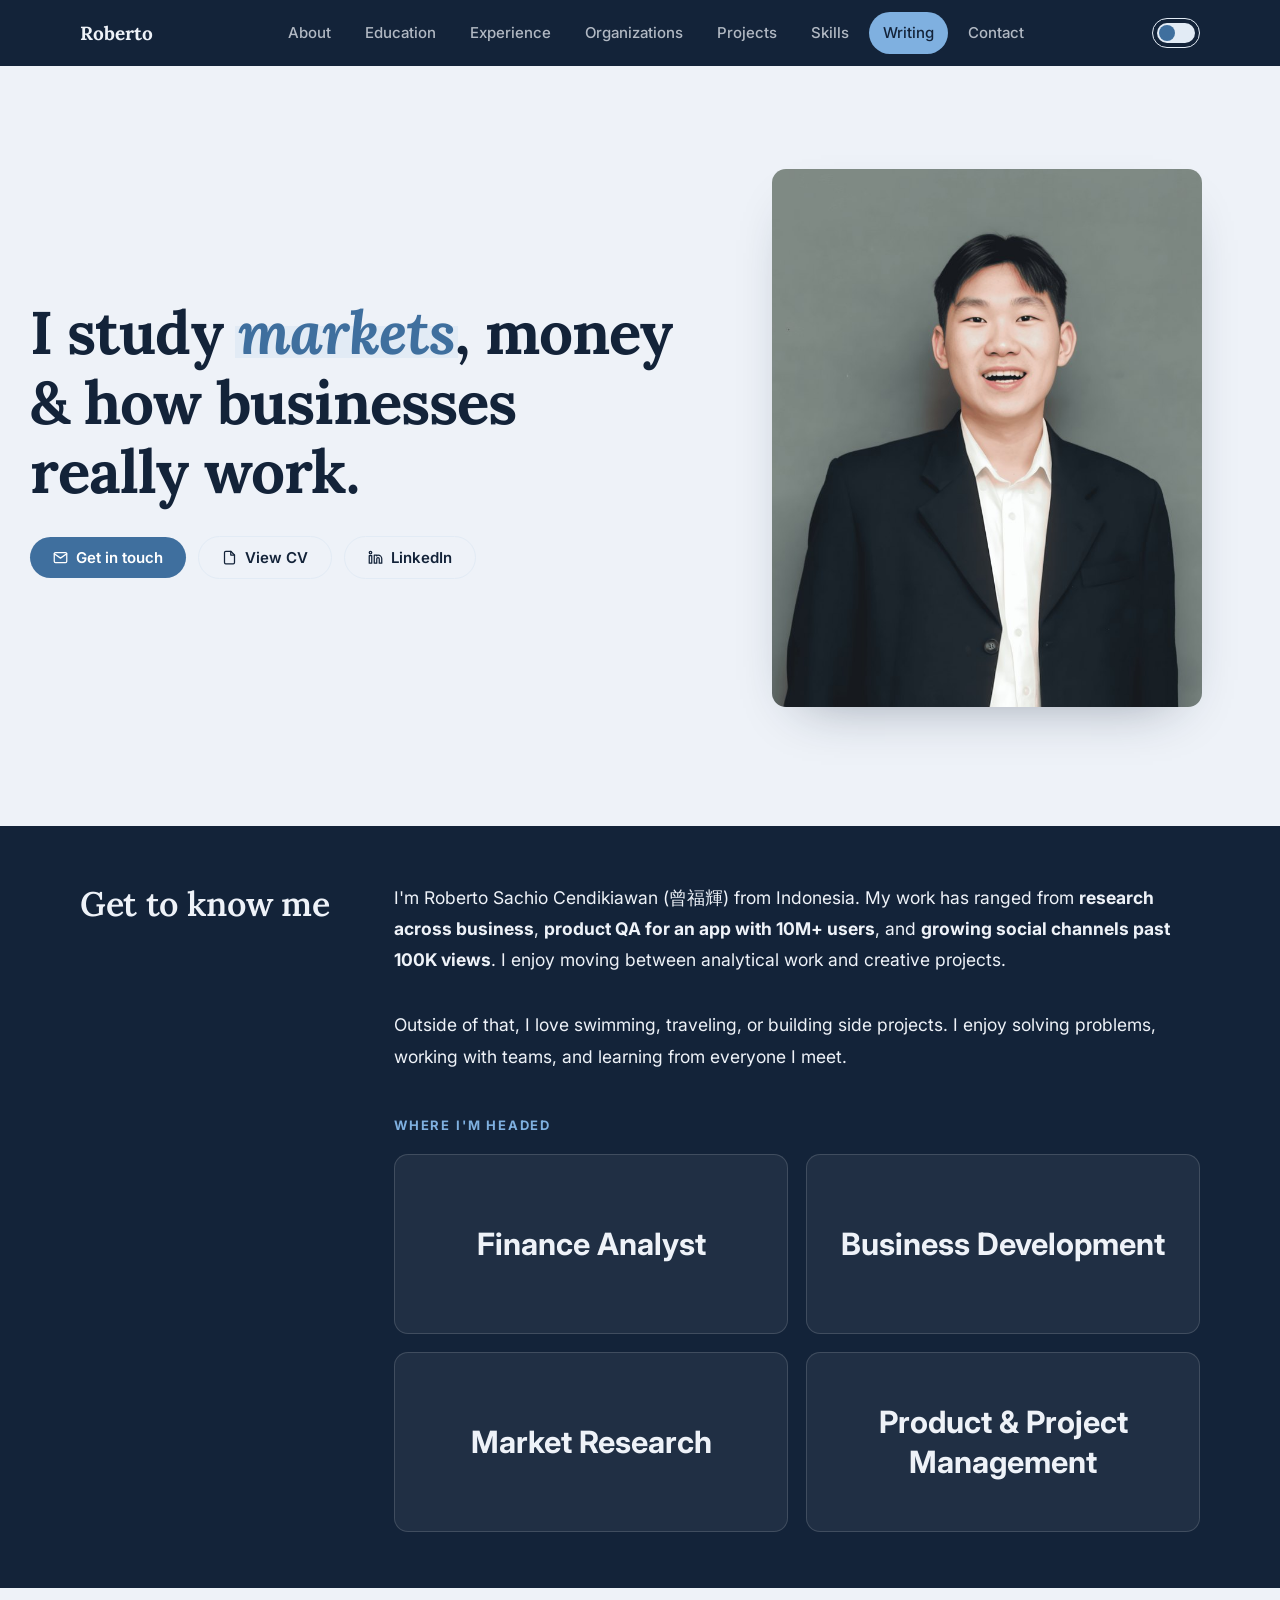
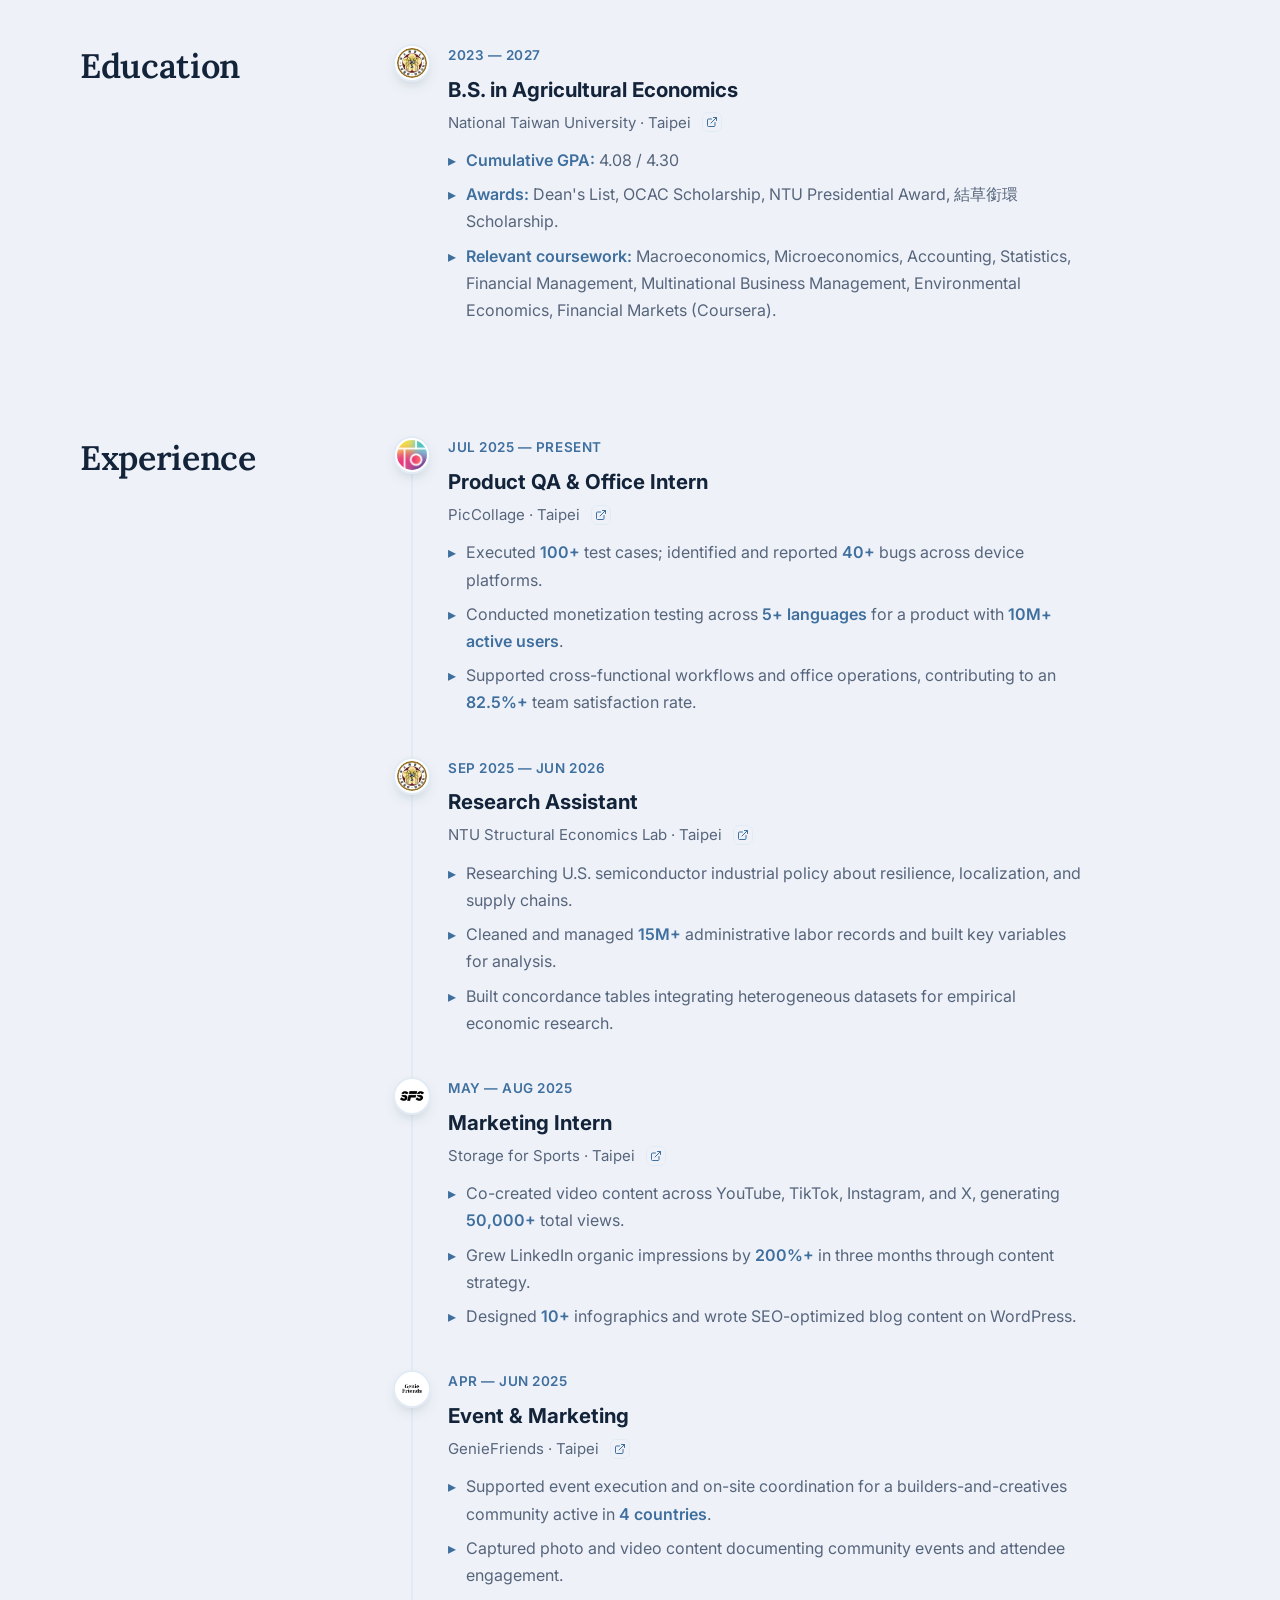
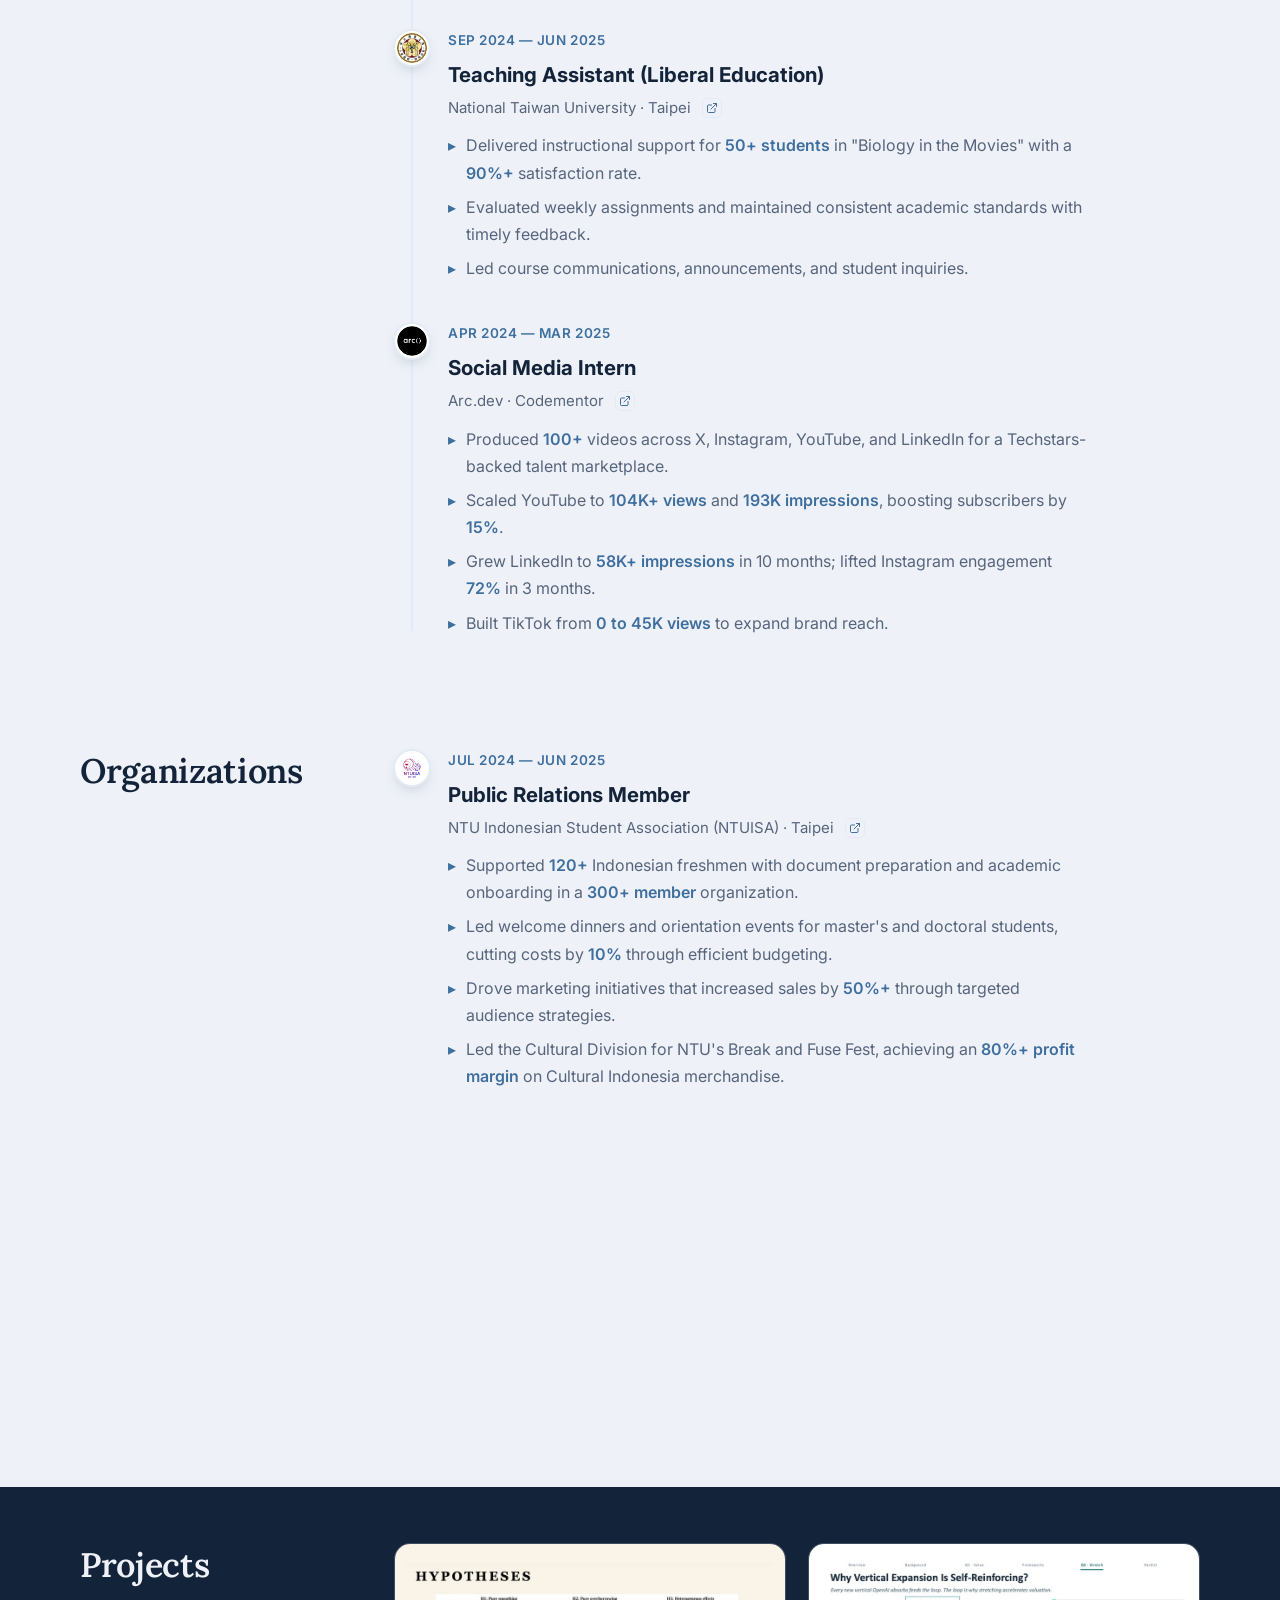
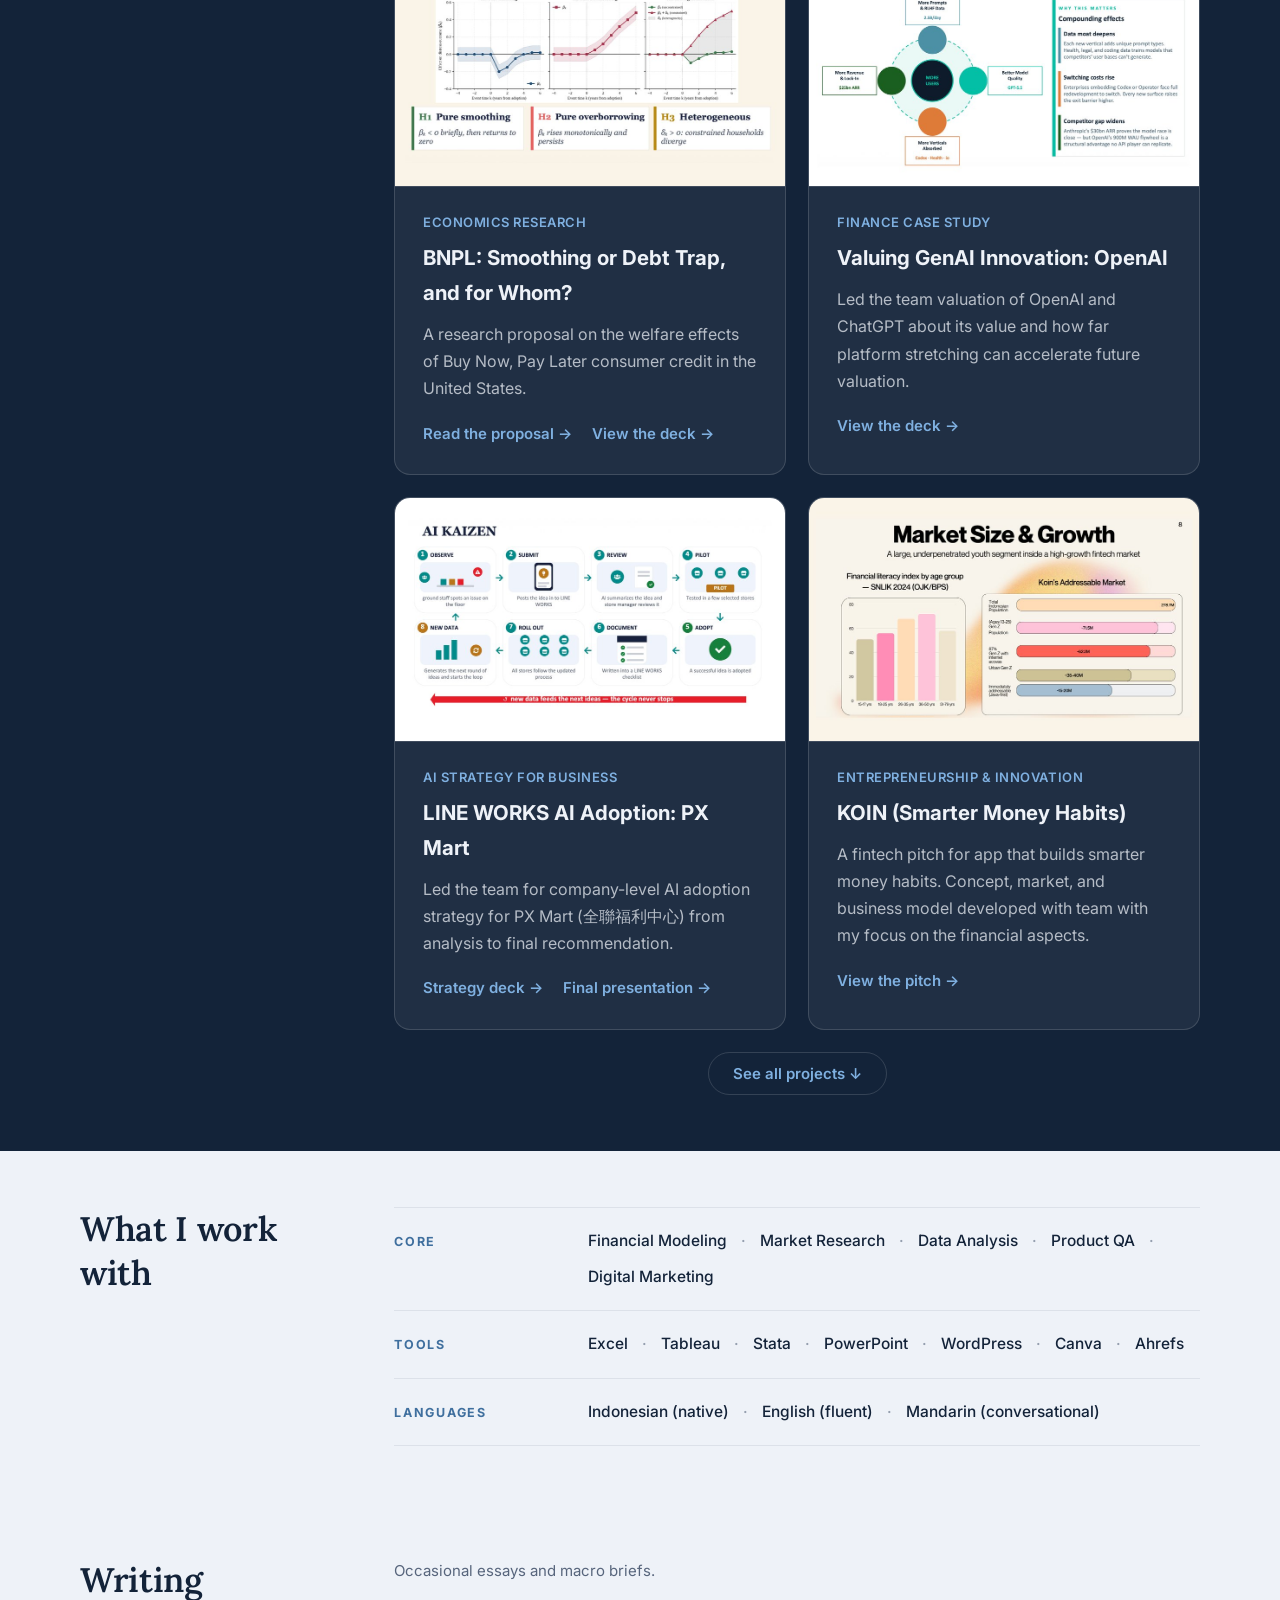
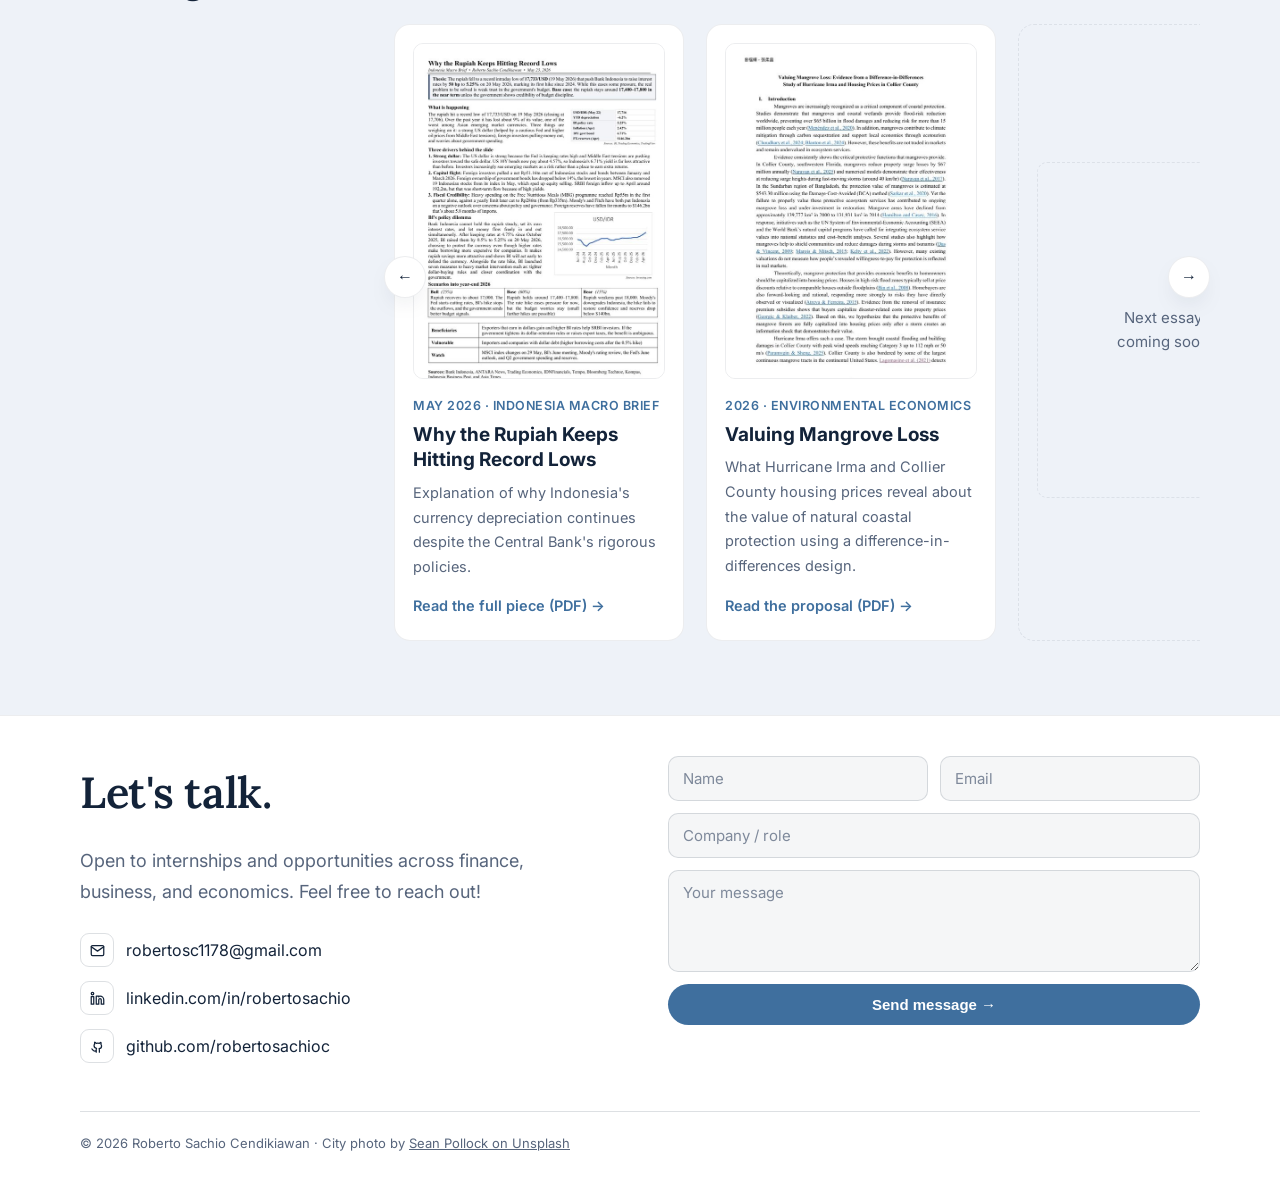
<file: index.html>
<!DOCTYPE html>
<html lang="en">

<head>
  <meta charset="UTF-8" />
  <meta name="viewport" content="width=device-width, initial-scale=1.0" />
  <title>Roberto Sachio Cendikiawan</title>
  <meta name="theme-color" content="#132339" />
  <meta name="description" content="Roberto Sachio Cendikiawan Portfolio (economics, business, and marketing)" />
  <!-- Favicon: R monogram in brand blue (inline SVG, no file needed) -->
  <link rel="preload" as="image" href="image/personal-image/roberto.jpg" />
  <link rel="icon"
    href="data:image/svg+xml,%3Csvg xmlns='http://www.w3.org/2000/svg' viewBox='0 0 64 64'%3E%3Crect width='64' height='64' rx='14' fill='%233f6f9e'/%3E%3Ctext x='32' y='44' font-family='Arial,Helvetica,sans-serif' font-size='36' font-weight='800' fill='white' text-anchor='middle'%3ER%3C/text%3E%3C/svg%3E" />
  <!-- Social preview when the link is shared (LinkedIn, WhatsApp, etc.) -->
  <meta property="og:title" content="Roberto Sachio Cendikiawan Portfolio" />
  <meta property="og:description"
    content="economics, business & marketing. NTU student open to internships in finance, economics, and project management." />
  <meta property="og:image" content="https://robertosachioc.github.io/image/personal-image/roberto.jpg" />
  <meta property="og:url" content="https://robertosachioc.github.io/" />
  <meta property="og:type" content="website" />
  <meta name="twitter:card" content="summary" />
  <meta name="twitter:title" content="Roberto Sachio Cendikiawan Portfolio" />
  <meta name="twitter:description"
    content="economics, business & marketing. NTU student open to internships in finance, economics, and project management." />
  <meta name="twitter:image" content="https://robertosachioc.github.io/image/personal-image/roberto.jpg" />
  <link rel="canonical" href="https://robertosachioc.github.io/" />

  <link rel="preconnect" href="https://fonts.googleapis.com" />
  <link rel="preconnect" href="https://fonts.gstatic.com" crossorigin />
  <link
    href="https://fonts.googleapis.com/css2?family=Inter:wght@400;500;600;700&family=Lora:ital,wght@0,500;0,600;0,700;1,600&display=swap"
    rel="stylesheet" />
  <link href="style.css" rel="stylesheet" />
</head>

<body>
  <div class="scroll-progress" id="scrollProgress" aria-hidden="true"></div>

  <svg width="0" height="0" style="position:absolute" aria-hidden="true">
    <symbol id="icon-mail" viewBox="0 0 24 24" fill="none" stroke="currentColor" stroke-width="2" stroke-linecap="round"
      stroke-linejoin="round">
      <rect x="2" y="4" width="20" height="16" rx="2"></rect>
      <path d="m22 6-10 7L2 6"></path>
    </symbol>
    <symbol id="icon-linkedin" viewBox="0 0 24 24" fill="none" stroke="currentColor" stroke-width="2"
      stroke-linecap="round" stroke-linejoin="round">
      <path d="M16 8a6 6 0 0 1 6 6v7h-4v-7a2 2 0 0 0-4 0v7h-4V8h4v1.5A5 5 0 0 1 16 8Z"></path>
      <rect x="2" y="9" width="4" height="12"></rect>
      <circle cx="4" cy="4" r="2"></circle>
    </symbol>
    <symbol id="icon-github" viewBox="0 0 24 24" fill="none" stroke="currentColor" stroke-width="2"
      stroke-linecap="round" stroke-linejoin="round">
      <path
        d="M9 19c-4.3 1.4-4.3-2.5-6-3m12 5v-3.5c0-1 .1-1.4-.5-2 2-.2 4-1 4-4.5a3.5 3.5 0 0 0-1-2.5c.3-1 .3-2 0-3 0 0-1 0-2.5 1.5a10 10 0 0 0-5 0C8.5 5 7.5 5 7.5 5c-.3 1-.3 2 0 3a3.5 3.5 0 0 0-1 2.5c0 3.5 2 4.3 4 4.5-.4.4-.5.9-.5 2V21">
      </path>
    </symbol>
    <symbol id="icon-doc" viewBox="0 0 24 24" fill="none" stroke="currentColor" stroke-width="2" stroke-linecap="round"
      stroke-linejoin="round">
      <path d="M14 2H6a2 2 0 0 0-2 2v16a2 2 0 0 0 2 2h12a2 2 0 0 0 2-2V8z"></path>
      <path d="M14 2v6h6"></path>
    </symbol>
    <!-- Section-heading icons (hand-drawn line icons, free to use — also saved as files in image/icons/) -->
    <symbol id="icon-user" viewBox="0 0 24 24" fill="none" stroke="currentColor" stroke-width="2" stroke-linecap="round"
      stroke-linejoin="round">
      <path d="M20 21v-2a4 4 0 0 0-4-4H8a4 4 0 0 0-4 4v2"></path>
      <circle cx="12" cy="7" r="4"></circle>
    </symbol>
    <symbol id="icon-grad" viewBox="0 0 24 24" fill="none" stroke="currentColor" stroke-width="2" stroke-linecap="round"
      stroke-linejoin="round">
      <path d="M22 10 12 5 2 10l10 5 10-5z"></path>
      <path d="M6 12v5c0 1.7 2.7 3 6 3s6-1.3 6-3v-5"></path>
      <path d="M22 10v4"></path>
    </symbol>
    <symbol id="icon-briefcase" viewBox="0 0 24 24" fill="none" stroke="currentColor" stroke-width="2"
      stroke-linecap="round" stroke-linejoin="round">
      <rect x="2" y="7" width="20" height="14" rx="2"></rect>
      <path d="M16 7V5a2 2 0 0 0-2-2h-4a2 2 0 0 0-2 2v2"></path>
      <path d="M2 13h20"></path>
    </symbol>
    <symbol id="icon-folder" viewBox="0 0 24 24" fill="none" stroke="currentColor" stroke-width="2"
      stroke-linecap="round" stroke-linejoin="round">
      <path d="M22 19a2 2 0 0 1-2 2H4a2 2 0 0 1-2-2V5a2 2 0 0 1 2-2h5l2 3h9a2 2 0 0 1 2 2z"></path>
    </symbol>
    <symbol id="icon-sliders" viewBox="0 0 24 24" fill="none" stroke="currentColor" stroke-width="2"
      stroke-linecap="round" stroke-linejoin="round">
      <path d="M4 21v-7"></path>
      <path d="M4 10V3"></path>
      <path d="M12 21v-9"></path>
      <path d="M12 8V3"></path>
      <path d="M20 21v-5"></path>
      <path d="M20 12V3"></path>
      <path d="M2 14h4"></path>
      <path d="M10 8h4"></path>
      <path d="M18 16h4"></path>
    </symbol>
    <symbol id="icon-pen" viewBox="0 0 24 24" fill="none" stroke="currentColor" stroke-width="2" stroke-linecap="round"
      stroke-linejoin="round">
      <path d="M12 20h9"></path>
      <path d="M16.5 3.5a2.1 2.1 0 0 1 3 3L7 19l-4 1 1-4Z"></path>
    </symbol>
    <symbol id="icon-chat" viewBox="0 0 24 24" fill="none" stroke="currentColor" stroke-width="2" stroke-linecap="round"
      stroke-linejoin="round">
      <path d="M21 15a2 2 0 0 1-2 2H7l-4 4V5a2 2 0 0 1 2-2h14a2 2 0 0 1 2 2z"></path>
    </symbol>
    <symbol id="icon-ext" viewBox="0 0 24 24" fill="none" stroke="currentColor" stroke-width="2" stroke-linecap="round"
      stroke-linejoin="round">
      <path d="M18 13v6a2 2 0 0 1-2 2H5a2 2 0 0 1-2-2V8a2 2 0 0 1 2-2h6"></path>
      <path d="M15 3h6v6"></path>
      <path d="M10 14 21 3"></path>
    </symbol>
    <symbol id="icon-people" viewBox="0 0 24 24" fill="none" stroke="currentColor" stroke-width="2"
      stroke-linecap="round" stroke-linejoin="round">
      <path d="M16 21v-2a4 4 0 0 0-4-4H6a4 4 0 0 0-4 4v2"></path>
      <circle cx="9" cy="7" r="4"></circle>
      <path d="M22 21v-2a4 4 0 0 0-3-3.87"></path>
      <path d="M16 3.13a4 4 0 0 1 0 7.75"></path>
    </symbol>
  </svg>

  <nav class="topnav">
    <div class="wrap">
      <a href="#top" class="brand">Roberto</a>
      <div class="nav-links">
        <a href="#about">About</a>
        <a href="#education">Education</a>
        <a href="#experience">Experience</a>
        <a href="#organizations">Organizations</a>
        <a href="#projects">Projects</a>
        <a href="#skills">Skills</a>
        <a href="#writing">Writing</a>
        <a href="#contact">Contact</a>
      </div>
      <div style="display:flex; align-items:center; gap:14px;">
        <button class="theme-btn" id="themeToggle" aria-label="Toggle dark mode">
          <span class="theme-knob-track"><span class="theme-knob"></span></span>
        </button>
        <button class="hamburger" id="hamburger" aria-label="Open menu"
          aria-expanded="false"><span></span><span></span><span></span></button>
      </div>
    </div>
  </nav>
  <nav class="mobile-panel" id="mobilePanel">
    <a href="#about">About</a>
    <a href="#education">Education</a>
    <a href="#experience">Experience</a>
    <a href="#organizations">Organizations</a>
    <a href="#projects">Projects</a>
    <a href="#skills">Skills</a>
    <a href="#writing">Writing</a>
    <a href="#contact">Contact</a>
  </nav>

  <!-- HERO -->
  <header class="hero-wrap" id="top">
    <div class="wrap hero">
      <div class="hero-copy reveal">
        <h1 class="headline serif">I study <em>markets</em>, money<br>&amp; how businesses<br>really work.</h1>
        <div class="cta-row">
          <a class="btn btn-primary" href="mailto:robertosc1178@gmail.com"><svg>
              <use href="#icon-mail"></use>
            </svg>Get in touch</a>
          <a class="btn btn-ghost" href="image/cv/CV.pdf" target="_blank" rel="noopener noreferrer"><svg>
              <use href="#icon-doc"></use>
            </svg>View CV</a>
          <a class="btn btn-ghost" href="https://linkedin.com/in/robertosachio/" target="_blank" rel="noopener noreferrer"><svg>
              <use href="#icon-linkedin"></use>
            </svg>LinkedIn</a>
        </div>
      </div>
      <div class="hero-visual reveal">
        <img class="hero-photo" src="image/personal-image/roberto.jpg" alt="Roberto Sachio Cendikiawan">
      </div>
    </div>
  </header>

  <main class="blocks">

    <!-- ABOUT -->
    <section id="about" class="block about reveal dark">
      <div class="kicker serif">Get to know me</div>
      <p class="about-statement">I'm Roberto Sachio Cendikiawan (曾福輝) from Indonesia. My work has ranged from
        <strong>research across business</strong>, <strong>product QA for an app with 10M+ users</strong>, and
        <strong>growing social channels past 100K views</strong>. I enjoy moving between analytical work and creative
        projects.</p>
      <p>Outside of that, I love swimming, traveling, or building side projects. I enjoy solving problems, working with
        teams, and learning from everyone I meet.</p>

      <div class="dir-label">Where I'm headed</div>
      <!-- Hover a tile: it fills with color, the title grows, and a one-line explanation appears.
         To show a photo on hover instead of the color, add
         style="--tile-img:url('image/your-photo.jpg')"   to any card below. -->
      <!-- Hover a card to FLIP it (tap on phones) — the back shows the explanation. -->
      <div class="dir-grid">
        <button class="dir-card" type="button" aria-pressed="false">
          <span class="dir-flip">
            <span class="dir-face dir-front">
              <h3>Finance Analyst</h3>
            </span>
            <span class="dir-face dir-back">
              <p>Valuation, markets, and macro analysis for financial decision-making.</p>
            </span>
          </span>
        </button>
        <button class="dir-card" type="button" aria-pressed="false">
          <span class="dir-flip">
            <span class="dir-face dir-front">
              <h3>Business Development</h3>
            </span>
            <span class="dir-face dir-back">
              <p>Finding the growth story and building the case with numbers.</p>
            </span>
          </span>
        </button>
        <button class="dir-card" type="button" aria-pressed="false">
          <span class="dir-flip">
            <span class="dir-face dir-front">
              <h3>Market Research</h3>
            </span>
            <span class="dir-face dir-back">
              <p>Data-driven answers to what customers actually want.</p>
            </span>
          </span>
        </button>
        <button class="dir-card" type="button" aria-pressed="false">
          <span class="dir-flip">
            <span class="dir-face dir-front">
              <h3>Product &amp; Project Management</h3>
            </span>
            <span class="dir-face dir-back">
              <p>From idea to launch across planning, coordinating, delivering.</p>
            </span>
          </span>
        </button>
      </div>
    </section>

    <!-- EDUCATION -->
    <section id="education" class="block reveal">
      <div class="kicker serif">Education</div>
      <div class="timeline single">
        <div class="node has-logo">
          <img class="node-logo" src="image/logo/ntu.webp" loading="lazy" alt="NTU logo">
          <div class="when">2023 — 2027</div>
          <h3>B.S. in Agricultural Economics</h3>
          <div class="org">National Taiwan University · Taipei
            <a class="org-link" href="https://www.ntu.edu.tw/english/" target="_blank" rel="noopener noreferrer"
              aria-label="NTU website"><svg>
                <use href="#icon-ext"></use>
              </svg></a>
          </div>
          <ul class="node-points">
            <li><b class="hl">Cumulative GPA:</b> 4.08 / 4.30</li>
            <li><b class="hl">Awards:</b> Dean's List, OCAC Scholarship, NTU Presidential Award, 結草銜環 Scholarship.</li>
            <li><b class="hl">Relevant coursework:</b> Macroeconomics, Microeconomics, Accounting, Statistics, Financial
              Management, Multinational Business Management, Environmental Economics, Financial Markets (Coursera).</li>
          </ul>
        </div>
      </div>
    </section>

    <!-- EXPERIENCE -->
    <section id="experience" class="block reveal">
      <div class="kicker serif">Experience</div>
      <div class="timeline">

        <div class="node has-logo">
          <img class="node-logo" src="image/logo/piccollage.jpg" alt="PicCollage logo" loading="lazy">
          <div class="when">Jul 2025 — Present</div>
          <h3>Product QA &amp; Office Intern</h3>
          <div class="org">PicCollage · Taipei
            <a class="org-link" href="https://piccollage.com" target="_blank" rel="noopener noreferrer"
              aria-label="PicCollage website"><svg>
                <use href="#icon-ext"></use>
              </svg></a>
          </div>
          <ul class="node-points">
            <li>Executed <b class="hl">100+</b> test cases; identified and reported <b class="hl">40+</b> bugs across
              device platforms.</li>
            <li>Conducted monetization testing across <b class="hl">5+ languages</b> for a product with <b
                class="hl">10M+ active users</b>.</li>
            <li>Supported cross-functional workflows and office operations, contributing to an <b class="hl">82.5%+</b>
              team satisfaction rate.</li>
          </ul>
        </div>

        <div class="node has-logo">
          <img class="node-logo" src="image/logo/ntu.webp" alt="NTU logo" loading="lazy">
          <div class="when">Sep 2025 — Jun 2026</div>
          <h3>Research Assistant</h3>
          <div class="org">NTU Structural Economics Lab · Taipei
            <a class="org-link" href="https://www.ntu.edu.tw/english/" target="_blank" rel="noopener noreferrer"
              aria-label="NTU website"><svg>
                <use href="#icon-ext"></use>
              </svg></a>
          </div>
          <ul class="node-points">
            <li>Researching U.S. semiconductor industrial policy about resilience, localization, and supply chains.</li>
            <li>Cleaned and managed <b class="hl">15M+</b> administrative labor records and built key variables for
              analysis.</li>
            <li>Built concordance tables integrating heterogeneous datasets for empirical economic research.</li>
          </ul>
        </div>

        <div class="node has-logo">
          <img class="node-logo" src="image/logo/storageforsports.png" alt="Storage for Sports logo" loading="lazy">
          <div class="when">May — Aug 2025</div>
          <h3>Marketing Intern</h3>
          <div class="org">Storage for Sports · Taipei
            <a class="org-link" href="https://www.linkedin.com/company/storageforsports/" target="_blank" rel="noopener noreferrer"
              aria-label="Storage for Sports LinkedIn"><svg>
                <use href="#icon-ext"></use>
              </svg></a>
          </div>
          <ul class="node-points">
            <li>Co-created video content across YouTube, TikTok, Instagram, and X, generating <b class="hl">50,000+</b>
              total views.</li>
            <li>Grew LinkedIn organic impressions by <b class="hl">200%+</b> in three months through content strategy.
            </li>
            <li>Designed <b class="hl">10+</b> infographics and wrote SEO-optimized blog content on WordPress.</li>
          </ul>
        </div>

        <div class="node has-logo">
          <img class="node-logo" src="image/logo/geniefriends.jpg" alt="GenieFriends logo" loading="lazy">
          <div class="when">Apr — Jun 2025</div>
          <h3>Event &amp; Marketing</h3>
          <div class="org">GenieFriends · Taipei
            <a class="org-link" href="https://www.linkedin.com/company/geniefriends/" target="_blank" rel="noopener noreferrer"
              aria-label="GenieFriends LinkedIn"><svg>
                <use href="#icon-ext"></use>
              </svg></a>
          </div>
          <ul class="node-points">
            <li>Supported event execution and on-site coordination for a builders-and-creatives community active in <b
                class="hl">4 countries</b>.</li>
            <li>Captured photo and video content documenting community events and attendee engagement.</li>
          </ul>
        </div>

        <div class="node has-logo">
          <img class="node-logo" src="image/logo/ntu.webp" alt="NTU logo" loading="lazy">
          <div class="when">Sep 2024 — Jun 2025</div>
          <h3>Teaching Assistant (Liberal Education)</h3>
          <div class="org">National Taiwan University · Taipei
            <a class="org-link" href="https://www.ntu.edu.tw/english/" target="_blank" rel="noopener noreferrer"
              aria-label="NTU website"><svg>
                <use href="#icon-ext"></use>
              </svg></a>
          </div>
          <ul class="node-points">
            <li>Delivered instructional support for <b class="hl">50+ students</b> in "Biology in the Movies" with a <b
                class="hl">90%+</b> satisfaction rate.</li>
            <li>Evaluated weekly assignments and maintained consistent academic standards with timely feedback.</li>
            <li>Led course communications, announcements, and student inquiries.</li>
          </ul>
        </div>

        <div class="node has-logo">
          <img class="node-logo" src="image/logo/arc.jpg" alt="Arc logo" loading="lazy">
          <div class="when">Apr 2024 — Mar 2025</div>
          <h3>Social Media Intern</h3>
          <div class="org">Arc.dev · Codementor
            <a class="org-link" href="https://arc.dev/" target="_blank" rel="noopener noreferrer" aria-label="Arc website"><svg>
                <use href="#icon-ext"></use>
              </svg></a>
          </div>
          <ul class="node-points">
            <li>Produced <b class="hl">100+</b> videos across X, Instagram, YouTube, and LinkedIn for a Techstars-backed
              talent marketplace.</li>
            <li>Scaled YouTube to <b class="hl">104K+ views</b> and <b class="hl">193K impressions</b>, boosting
              subscribers by <b class="hl">15%</b>.</li>
            <li>Grew LinkedIn to <b class="hl">58K+ impressions</b> in 10 months; lifted Instagram engagement <b
                class="hl">72%</b> in 3 months.</li>
            <li>Built TikTok from <b class="hl">0 to 45K views</b> to expand brand reach.</li>
          </ul>
        </div>

      </div>
    </section>

    <!-- ORGANIZATIONS -->
    <section id="organizations" class="block reveal">
      <div class="kicker serif">Organizations</div>
      <div class="timeline single">

        <div class="node has-logo">
          <img class="node-logo" src="image/logo/ntuisa.jpeg" alt="NTUISA logo" loading="lazy">
          <div class="when">Jul 2024 — Jun 2025</div>
          <h3>Public Relations Member</h3>
          <div class="org">NTU Indonesian Student Association (NTUISA) · Taipei
            <a class="org-link" href="https://www.linkedin.com/company/ntuisa/" target="_blank" rel="noopener noreferrer"
              aria-label="NTUISA LinkedIn"><svg>
                <use href="#icon-ext"></use>
              </svg></a>
          </div>
          <ul class="node-points">
            <li>Supported <b class="hl">120+</b> Indonesian freshmen with document preparation and academic onboarding
              in a <b class="hl">300+ member</b> organization.</li>
            <li>Led welcome dinners and orientation events for master's and doctoral students, cutting costs by <b
                class="hl">10%</b> through efficient budgeting.</li>
            <li>Drove marketing initiatives that increased sales by <b class="hl">50%+</b> through targeted audience
              strategies.</li>
            <li>Led the Cultural Division for NTU's Break and Fuse Fest, achieving an <b class="hl">80%+ profit
                margin</b> on Cultural Indonesia merchandise.</li>
          </ul>
        </div>

        <!-- TEMPLATE for future organizations:
      <div class="node has-logo">
        <img class="node-logo" src="image/logo/your-logo.png" alt="Organization logo" loading="lazy">
        <div class="when">Year — Year</div>
        <h3>Your role</h3>
        <div class="org">Organization name · City
          <a class="org-link" href="https://their-website.com" target="_blank" rel="noopener noreferrer" aria-label="Website"><svg><use href="#icon-ext"></use></svg></a>
        </div>
        <ul class="node-points">
          <li>What you did there.</li>
        </ul>
      </div>
      -->

      </div>
    </section>

    <!-- PHOTO BREAK — the image stays FIXED while the page scrolls over it (window reveal effect) -->
    <div class="photo-band" role="img" aria-label="City high-rise buildings from a low angle"></div>

    <!-- PROJECTS -->
    <section id="projects" class="block reveal dark">
      <div class="kicker serif">Projects</div>
      <!-- HOW TO ADD MORE PROJECTS: copy one <div class="proj">…</div> block and paste it inside
         .projects below. Once you have MORE THAN 4 projects, a "See all projects" button
         appears automatically and the extras stay hidden until it's clicked. -->
      <!-- Covers: your SVG covers 1-5 mapped in page order (1=BNPL ... 5=Snow Factory).
     Wrong match? Just swap the -cover.jpg filenames below. Originals kept in image/cover/ -->
      <div class="projects" id="projectsGrid">

        <div class="proj">
          <img class="proj-thumb" src="image/previewthumbnail/q1-bnpl.jpg" alt="Cover of the BNPL research"
            loading="lazy">
          <div class="proj-body">
            <div class="role">Economics Research</div>
            <h3>BNPL: Smoothing or Debt Trap, and for Whom?</h3>
            <p>A research proposal on the welfare effects of Buy Now, Pay Later consumer credit in the United States.
            </p>
            <div class="proj-links">
              <a class="pdf-link" href="image/project/BNPL/paper.pdf" target="_blank" rel="noopener noreferrer">Read the proposal →</a>
              <a class="pdf-link" href="image/project/BNPL/ppt.pdf" target="_blank" rel="noopener noreferrer">View the deck →</a>
            </div>
          </div>
        </div>

        <div class="proj">
          <img class="proj-thumb" src="image/previewthumbnail/q2-openai.jpg"
            alt="Cover slide of the OpenAI valuation deck" loading="lazy">
          <div class="proj-body">
            <div class="role">Finance Case Study</div>
            <h3>Valuing GenAI Innovation: OpenAI</h3>
            <p>Led the team valuation of OpenAI and ChatGPT about its value and how far platform stretching can
              accelerate future valuation.</p>
            <div class="proj-links">
              <a class="pdf-link" href="image/project/OpenAI/OpenAI.pdf" target="_blank" rel="noopener noreferrer">View the deck →</a>
            </div>
          </div>
        </div>

        <div class="proj">
          <img class="proj-thumb" src="image/previewthumbnail/q3-aistrategy.jpg"
            alt="Cover of the PX Mart AI strategy deck" loading="lazy">
          <div class="proj-body">
            <div class="role">AI Strategy for Business</div>
            <h3>LINE WORKS AI Adoption: PX Mart</h3>
            <p>Led the team for company-level AI adoption strategy for PX Mart (全聯福利中心) from analysis to final
              recommendation.</p>
            <div class="proj-links">
              <a class="pdf-link" href="image/project/AIstrategy/1.pdf" target="_blank" rel="noopener noreferrer">Strategy deck →</a>
              <a class="pdf-link" href="image/project/AIstrategy/2.pdf" target="_blank" rel="noopener noreferrer">Final presentation →</a>
            </div>
          </div>
        </div>

        <div class="proj">
          <img class="proj-thumb" src="image/previewthumbnail/q4-koin.jpg" alt="Cover of the KOIN pitch deck"
            loading="lazy">
          <div class="proj-body">
            <div class="role">Entrepreneurship &amp; Innovation</div>
            <h3>KOIN (Smarter Money Habits)</h3>
            <p>A fintech pitch for app that builds smarter money habits. Concept, market, and business model developed
              with team with my focus on the financial aspects.</p>
            <div class="proj-links">
              <a class="pdf-link" href="image/project/EntreInnovation/KOIN.pdf" target="_blank" rel="noopener noreferrer">View the pitch →</a>
            </div>
          </div>
        </div>

        <div class="proj">
          <img class="proj-thumb" src="image/previewthumbnail/q5-snowfactory.jpg"
            alt="Cover of the Snow Factory case deck" loading="lazy">
          <div class="proj-body">
            <div class="role">Multinational Business Management</div>
            <h3>Snow Factory Multinational Expansion Project</h3>
            <p>A group case on Snow Factory's international expansion from market entry, operations, and cross-border
              strategy.</p>
            <div class="proj-links">
              <a class="pdf-link" href="image/project/Mutinational/SnowFactory.pdf" target="_blank" rel="noopener noreferrer">View the case →</a>
            </div>
          </div>
        </div>

        <div class="proj">
          <img class="proj-thumb" src="image/previewthumbnail/q6_agrifinance.png" alt="Cover of the Agrifinance research"
            loading="lazy">
          <div class="proj-body">
            <div class="role">Economics Research</div>
            <h3>Analysis of Agricultural Finance in India</h3>
            <p>An overview of India's agricultural finance system, the farmers it serves, and the challenges its policies face.
            </p>
            <div class="proj-links">
              <a class="pdf-link" href="image/project/Agri Finance/Agricultural_Finance_Report.pdf" target="_blank" rel="noopener noreferrer">Read the proposal →</a>
              <a class="pdf-link" href="image/project/Agri Finance/Agri Finance.pdf" target="_blank" rel="noopener noreferrer">View the deck →</a>
            </div>
          </div>
        </div>

        <!-- TEMPLATE — copy for each new project. Thumbnail: 900x563 JPG in image/previewthumbnail/
      <div class="proj">
        <img class="proj-thumb" src="image/previewthumbnail/your-thumb.jpg" alt="Project preview" loading="lazy">
        <div class="proj-body">
          <div class="role">Your role</div>
          <h3>Project title</h3>
          <p>One or two sentences.</p>
          <div class="proj-links"><a class="pdf-link" href="image/project/your.pdf" target="_blank" rel="noopener noreferrer">View (PDF) →</a></div>
        </div>
      </div>
      -->

      </div>
      <div class="see-all-row" id="seeAllRow">
        <button class="see-all-btn" id="seeAllBtn">See all projects ↓</button>
      </div>

    </section>

    <!-- SKILLS -->
    <section id="skills" class="block reveal">
      <div class="kicker serif">What I work with</div>
      <div class="skill-rows">
        <div class="skill-row">
          <div class="skill-cat">Core</div>
          <div class="skill-items"><span>Financial Modeling</span><span>Market Research</span><span>Data
              Analysis</span><span>Product QA</span><span>Digital Marketing</span></div>
        </div>
        <div class="skill-row">
          <div class="skill-cat">Tools</div>
          <div class="skill-items">
            <span>Excel</span><span>Tableau</span><span>Stata</span><span>PowerPoint</span><span>WordPress</span><span>Canva</span><span>Ahrefs</span>
          </div>
        </div>
        <div class="skill-row">
          <div class="skill-cat">Languages</div>
          <div class="skill-items"><span>Indonesian (native)</span><span>English (fluent)</span><span>Mandarin
              (conversational)</span></div>
        </div>
      </div>
    </section>

    <!-- WRITING -->
    <!-- EDIT — each entry: write a short 1-2 sentence preview here (keeps this file tidy),
       then link "Read the full piece" at a PDF you upload to a writing/ folder in the repo.
       Duplicate a .write-card block below for each new post. -->
    <section id="writing" class="block reveal">
      <div class="kicker serif">Writing</div>
      <p class="sec-note">Occasional essays and macro briefs.</p>
      <div class="writing-scroller">
        <button class="w-arrow prev" aria-label="Scroll writing left">←</button>
        <button class="w-arrow next" aria-label="Scroll writing right">→</button>
        <div class="writing-track" id="writingTrack">

          <a class="mag-card" href="image/writing/May2026.pdf" target="_blank" rel="noopener noreferrer">
            <img class="mag-cover" src="image/previewthumbnail/may2026.jpg" alt="First page of the rupiah macro brief"
              loading="lazy">
            <div class="mag-date">May 2026 · Indonesia Macro Brief</div>
            <h3>Why the Rupiah Keeps Hitting Record Lows</h3>
            <p class="preview">Explanation of why Indonesia's currency depreciation continues despite the Central Bank's
              rigorous policies.</p>
            <span class="pdf-link">Read the full piece (PDF) →</span>
          </a>

          <a class="mag-card" href="image/writing/ResearchProposal.pdf" target="_blank" rel="noopener noreferrer">
            <img class="mag-cover" src="image/previewthumbnail/mangrove-p1.jpg"
              alt="First page of the mangrove loss research proposal" loading="lazy">
            <div class="mag-date">2026 · Environmental Economics</div>
            <h3>Valuing Mangrove Loss</h3>
            <p class="preview">What Hurricane Irma and Collier County housing prices reveal about the value of natural
              coastal protection using a difference-in-differences design.</p>
            <span class="pdf-link">Read the proposal (PDF) →</span>
          </a>

          <div class="mag-card ghost" aria-hidden="true">
            <div class="ghost-cover"><span>Next essay<br>coming soon</span></div>
          </div>

          <!-- TEMPLATE — for each new piece: 1) put the PDF in image/writing/,
             2) screenshot its first page as a cover image, save it there too, 3) copy this:
        <a class="mag-card" href="image/writing/your-file.pdf" target="_blank" rel="noopener noreferrer">
          <img class="mag-cover" src="image/writing/your-cover.jpg" alt="Cover" loading="lazy">
          <div class="mag-date">Month Year · Category</div>
          <h3>Title of the piece</h3>
          <p class="preview">One-line takeaway.</p>
          <span class="pdf-link">Read the full piece (PDF) →</span>
        </a>
        -->

        </div>
      </div>
    </section>

  </main>

  <!-- CONTACT (full-bleed dark band) -->
  <div id="contact" class="band-full deep reveal">
    <div class="wrap">
      <div class="contact-grid">
        <div>
          <h2 class="serif">Let's talk.</h2>
          <p class="lede">Open to internships and opportunities across finance, business, and economics. Feel free to
            reach out!</p>
          <div class="contact-links">
            <!-- EDIT: contact links -->
            <a href="mailto:robertosc1178@gmail.com"><span class="ic"><svg>
                  <use href="#icon-mail"></use>
                </svg></span> robertosc1178@gmail.com</a>
            <a href="https://linkedin.com/in/robertosachio/" target="_blank" rel="noopener noreferrer"><span class="ic"><svg>
                  <use href="#icon-linkedin"></use>
                </svg></span> linkedin.com/in/robertosachio</a>
            <a href="https://github.com/robertosachioc" target="_blank" rel="noopener noreferrer"><span class="ic"><svg>
                  <use href="#icon-github"></use>
                </svg></span> github.com/robertosachioc</a>
          </div>
        </div>
        <form class="contact-form" id="contactForm">
          <div class="form-row">
            <input placeholder="Name" id="cf-name" required>
            <input placeholder="Email" type="email" id="cf-email" required>
          </div>
          <input placeholder="Company / role" id="cf-company">
          <textarea placeholder="Your message" rows="4" id="cf-message" required></textarea>
          <button type="submit" class="btn btn-primary">Send message →</button>
        </form>
      </div>
      <div class="footer-row">© 2026 Roberto Sachio Cendikiawan · City photo by <a
          href="https://unsplash.com/photos/low-angle-photo-of-city-high-rise-buildings-during-daytime-PhYq704ffdA"
          target="_blank" rel="noopener noreferrer" style="color:inherit;">Sean Pollock on Unsplash</a></div>
    </div>
  </div>

  <button class="to-top" id="toTop" aria-label="Back to top">↑</button>

  <script src="script.js" defer></script>
</body>

</html>
</file>
<file: style.css>
:root {
    --bg: #eef2f8;
    --surface: #ffffff;
    --ink: #132339;
    --muted: #57657c;
    --accent: #3f6f9e;
    --accent-soft: #e2ebf5;
    --deep: #132339;
    --deep-ink: #eef2f8;
    --highlight: #7fb0e0;
    --block-border: rgba(19, 35, 57, 0.08);
    --deep-border: rgba(255, 255, 255, 0.08);
    --line: rgba(19, 35, 57, 0.16);
    /* rigid divider lines between sections */
    /* Contact band — follows the theme */
    --band-bg: #ffffff;
    --band-ink: #132339;
    --band-muted: #57657c;
    --band-line: rgba(19, 35, 57, 0.14);
    --band-field: rgba(19, 35, 57, 0.04);
    --band-btn: #3f6f9e;
    --band-btn-ink: #ffffff;
    --illus: #7fb0e0;
  }

  html[data-theme="dark"] {
    --bg: #0a1420;
    --surface: #101d30;
    --ink: #e7edf6;
    --muted: #8fa0b8;
    --accent: #7fb0e0;
    --accent-soft: #182a42;
    --deep: #060f1c;
    --deep-ink: #e7edf6;
    --highlight: #a9cdf0;
    --block-border: rgba(255, 255, 255, 0.07);
    --deep-border: rgba(255, 255, 255, 0.06);
    --line: rgba(238, 242, 248, 0.15);
    --band-bg: #060f1c;
    --band-ink: #e7edf6;
    --band-muted: #8fa0b8;
    --band-line: rgba(238, 242, 248, 0.18);
    --band-field: rgba(238, 242, 248, 0.07);
    --band-btn: #a9cdf0;
    --band-btn-ink: #060f1c;
    --illus: #a9cdf0;
  }

  *,
  *::before,
  *::after {
    box-sizing: border-box;
    margin: 0;
    padding: 0;
  }

  html {
    scroll-behavior: smooth;
  }

  body {
    font-family: 'Inter', system-ui, sans-serif;
    background: var(--bg);
    color: var(--ink);
    line-height: 1.7;
    -webkit-font-smoothing: antialiased;
    overflow-x: hidden;
    transition: background-color .3s ease, color .3s ease;
  }

  .wrap {
    width: 100%;
    max-width: 1180px;
    margin: 0 auto;
    padding: 0 30px;
  }

  .serif {
    font-family: 'Lora', Georgia, serif;
  }

  img {
    max-width: 100%;
    display: block;
  }

  /* ---------- Block sections — each section is its own clearly-bounded card ---------- */
  main.blocks {
    max-width: 1180px;
    margin: 0 auto;
    padding: 0 30px;
  }

  /* Sections divide by ALTERNATING full-width color bands — like high-end consulting sites.
     .block.dark stretches edge-to-edge in deep navy with light text; others stay on the page bg. */
  .block {
    padding: 40px 0;
    scroll-margin-top: 80px;
  }

  .block.dark {
    position: relative;
    z-index: 0;
    color: var(--deep-ink);
    /* local variable overrides so every child adapts automatically */
    --ink: var(--deep-ink);
    --muted: rgba(238, 242, 248, .72);
    --surface: rgba(255, 255, 255, .06);
    --block-border: rgba(255, 255, 255, .14);
    --accent-soft: rgba(255, 255, 255, .14);
    --accent: var(--highlight);
  }

  /* cheap full-bleed background layer — no viewport-sized shadows, no clip-path */
  .block.dark::before {
    content: "";
    position: absolute;
    z-index: -1;
    top: 0;
    bottom: 0;
    left: calc(50% - 50vw);
    width: 100vw;
    background: var(--deep);
  }

  /* Full-bleed color band (Contact) — now follows the light/dark theme like the rest of the page */
  .band-full {
    width: 100%;
  }

  .band-full.deep {
    background: var(--band-bg);
    color: var(--band-ink);
    border-top: 1px solid var(--block-border);
    transition: background-color .3s ease, color .3s ease;
  }

  .band-full .wrap {
    padding-top: 40px;
    padding-bottom: 40px;
  }

  .band-full .kicker {
    color: var(--band-ink);
  }

  /* ---------- Nav ---------- */
  nav.topnav {
    position: sticky;
    top: 0;
    z-index: 50;
    background: color-mix(in srgb, var(--bg) 92%, transparent);
    backdrop-filter: blur(10px);
    border-bottom: 1px solid var(--line);
    transition: background-color .3s ease, border-color .3s ease;
  }

  nav.topnav .wrap {
    display: flex;
    justify-content: space-between;
    align-items: center;
    height: 66px;
  }

  .brand {
    font-family: 'Lora', Georgia, serif;
    font-weight: 700;
    font-size: 19px;
    color: var(--ink);
    text-decoration: none;
  }

  .nav-links {
    display: flex;
    align-items: center;
  }

  .nav-links a {
    color: var(--muted);
    text-decoration: none;
    margin-left: 6px;
    padding: 8px 14px;
    border-radius: 999px;
    font-size: 15px;
    font-weight: 500;
    transition: color .2s, background-color .25s;
  }

  .nav-links a:hover {
    color: var(--accent);
    background: var(--accent-soft);
  }

  .nav-links a.active {
    color: #fff;
    background: var(--accent);
  }

  html[data-theme="dark"] .nav-links a.active {
    color: var(--deep);
  }

  /* Back-to-top button */
  .to-top {
    position: fixed;
    right: 22px;
    bottom: 22px;
    z-index: 60;
    width: 44px;
    height: 44px;
    border-radius: 50%;
    background: var(--accent);
    color: #fff;
    border: none;
    cursor: pointer;
    font-size: 18px;
    line-height: 1;
    box-shadow: 0 12px 30px -12px rgba(19, 35, 57, .5);
    opacity: 0;
    pointer-events: none;
    transform: translateY(8px);
    transition: opacity .25s ease, transform .25s ease;
  }

  .to-top.show {
    opacity: 1;
    pointer-events: auto;
    transform: translateY(0);
  }

  .to-top:hover {
    background: var(--deep);
  }

  .hamburger {
    display: none;
    width: 36px;
    height: 36px;
    border: 1.5px solid var(--accent-soft);
    border-radius: 8px;
    background: transparent;
    align-items: center;
    justify-content: center;
    cursor: pointer;
  }

  .theme-btn {
    flex-shrink: 0;
    position: relative;
    cursor: pointer;
    border: 1px solid var(--accent-soft);
    background: transparent;
    border-radius: 999px;
    padding: 4px;
    display: flex;
    align-items: center;
  }

  .theme-knob-track {
    position: relative;
    width: 38px;
    height: 20px;
    border-radius: 999px;
    background: var(--accent-soft);
    display: inline-block;
  }

  .theme-knob {
    position: absolute;
    top: 2px;
    left: 2px;
    width: 16px;
    height: 16px;
    border-radius: 50%;
    background: var(--accent);
    transition: transform .3s cubic-bezier(.4, 1.3, .5, 1);
  }

  html[data-theme="dark"] .theme-knob {
    transform: translateX(18px);
  }

  .hamburger {
    flex-direction: column;
    gap: 4px;
  }

  .hamburger span {
    display: block;
    width: 16px;
    height: 2px;
    border-radius: 2px;
    background: var(--ink);
  }

  .mobile-panel {
    display: none;
    position: fixed;
    top: 66px;
    left: 0;
    right: 0;
    z-index: 49;
    background: var(--bg);
    border-bottom: 1px solid var(--accent-soft);
    flex-direction: column;
    padding: 6px 30px 18px;
  }

  .mobile-panel.open {
    display: flex;
  }

  .mobile-panel a {
    text-decoration: none;
    color: var(--ink);
    padding: 12px 0;
    border-bottom: 1px solid var(--block-border);
    font-size: 15px;
  }

  .mobile-panel a:last-of-type {
    border-bottom: none;
  }

  /* ---------- Hero ---------- */
  header.hero-wrap {
    min-height: min(calc(100svh - 64px), 760px);
    display: flex;
    align-items: center;
    padding: 24px 0 40px;
  }

  .hero {
    display: grid;
    grid-template-columns: 1.45fr .55fr;
    gap: 56px;
    align-items: center;
    width: 100%;
  }

  .eyebrow {
    font-size: 13px;
    font-weight: 600;
    letter-spacing: .06em;
    text-transform: uppercase;
    color: var(--accent);
    margin-bottom: 24px;
  }

  h1.headline {
    font-size: clamp(42px, 6.2vw, 92px);
    line-height: 1.08;
    font-weight: 700;
    line-height: 1.16;
    letter-spacing: -.015em;
  }

  h1.headline em {
    font-style: italic;
    color: var(--accent);
  }

  .byline {
    font-family: 'Inter', sans-serif;
    font-size: clamp(15px, 2vw, 17px);
    font-weight: 500;
    color: var(--muted);
    margin-top: 14px;
    letter-spacing: .03em;
  }

  .lead {
    font-size: clamp(17px, 1.6vw, 22px);
    color: var(--muted);
    margin-top: 24px;
    max-width: 600px;
  }

  .cta-row {
    margin-top: 30px;
    display: flex;
    gap: 12px;
    flex-wrap: wrap;
    align-items: center;
  }

  .btn {
    text-decoration: none;
    font-weight: 600;
    font-size: 15px;
    padding: 13px 23px;
    border-radius: 999px;
    transition: transform .18s ease, background .18s ease, color .18s ease, border-color .18s ease;
    display: inline-flex;
    align-items: center;
    gap: 8px;
    line-height: 1;
  }

  .btn-primary {
    background: var(--accent);
    color: #fff;
  }

  .btn-primary:hover {
    transform: translateY(-2px);
    background: var(--deep);
  }

  .btn-ghost {
    border: 1.5px solid var(--accent-soft);
    color: var(--ink);
  }

  .btn-ghost:hover {
    border-color: var(--accent);
    color: var(--accent);
    transform: translateY(-2px);
  }

  .btn svg {
    width: 15px;
    height: 15px;
  }

  .hero-visual {
    max-width: 340px;
  }

  /* ---------- Metrics block (dark card) ---------- */
  .metrics {
    display: grid;
    grid-template-columns: repeat(4, 1fr);
    gap: 32px;
  }

  .metric .num {
    font-family: 'Lora', Georgia, serif;
    font-size: clamp(34px, 3.6vw, 58px);
    font-weight: 600;
    color: var(--highlight);
    line-height: 1;
  }

  .metric .lbl {
    margin-top: 9px;
    font-size: 14px;
    color: rgba(238, 242, 248, .72);
  }

  /* ---------- Hero photo — clean professional presentation ---------- */
  .photo-wrap {
    position: relative;
  }

  .hero-photo {
    width: 100%;
    aspect-ratio: 4/5;
    object-fit: cover;
    border-radius: 14px;
    box-shadow: 0 22px 54px -30px rgba(19, 35, 57, .45);
  }

  /* ---------- Section headings — small icon "logo" before the title ---------- */
  .kicker {
    font-family: 'Lora', Georgia, serif;
    font-size: clamp(40px, 3.4vw, 46px);
    font-weight: 600;
    letter-spacing: -.01em;
    color: var(--ink);
    margin-bottom: 30px;
  }

  /* ---------- Side decorations — fill the empty right side on wide screens only.
       Hidden automatically on tablets/phones (see media query below), so nothing
       ever overlaps or crowds small screens. Pure inline SVG = no extra files. ---------- */
  .has-side {
    position: relative;
  }

  .side-art {
    position: absolute;
    right: 0;
    top: 50%;
    transform: translateY(-50%);
    width: 230px;
    opacity: .9;
    pointer-events: none;
    color: var(--accent);
  }

  .side-art svg {
    width: 100%;
    height: auto;
    display: block;
  }

  .side-art img.side-photo {
    width: 100%;
    border-radius: 16px;
    border: 1px solid var(--block-border);
    box-shadow: 0 22px 50px -26px rgba(19, 35, 57, .4);
  }

  @media (max-width:1100px) {
    .side-art {
      display: none;
    }
  }

  /* ---------- "See all projects" toggle (auto-appears only when you have >4 projects) ---------- */
  .see-all-row {
    display: none;
    margin-top: 22px;
    text-align: center;
  }

  .see-all-row.show {
    display: block;
  }

  .see-all-btn {
    cursor: pointer;
    font-family: 'Inter', sans-serif;
    font-weight: 600;
    font-size: 15px;
    color: var(--accent);
    background: transparent;
    border: 1.5px solid var(--accent-soft);
    border-radius: 999px;
    padding: 11px 24px;
    transition: border-color .2s, transform .18s;
  }

  .see-all-btn:hover {
    border-color: var(--accent);
    transform: translateY(-2px);
  }

  .proj.extra {
    display: none;
  }

  .projects.expanded .proj.extra {
    display: block;
  }

  .about p {
    font-size: clamp(17px, 2vw, 20px);
    max-width: 720px;
    color: var(--ink);
  }

  .about p+p {
    margin-top: 16px;
  }

  .about .interest-row {
    display: flex;
    flex-wrap: wrap;
    gap: 10px;
    margin-top: 26px;
  }

  .about .cta-line {
    font-style: italic;
    color: var(--muted);
    margin-top: 26px;
    font-size: clamp(15px, 1.6vw, 18px);
    max-width: 600px;
  }

  /* ---------- Timeline (soft vertical line + dot, not horizontal dividers) ---------- */
  .timeline {
    position: relative;
    padding-left: 54px;
  }

  .timeline.single::before {
    display: none;
  }

  .timeline::before {
    content: "";
    position: absolute;
    left: 17px;
    top: 6px;
    bottom: 6px;
    width: 2px;
    background: var(--accent-soft);
  }

  .node {
    position: relative;
    padding: 0 0 40px;
  }

  .node:last-child {
    padding-bottom: 0;
  }

  .node::before {
    content: "";
    position: absolute;
    left: -43px;
    top: 7px;
    width: 14px;
    height: 14px;
    border-radius: 50%;
    background: var(--surface);
    border: 3px solid var(--accent);
  }

  /* Company/school logo replaces the dot when present */
  .node.has-logo::before {
    display: none;
  }

  .node-logo {
    position: absolute;
    left: -55px;
    top: 0;
    width: 38px;
    height: 38px;
    border-radius: 50%;
    object-fit: cover;
    background: #fff;
    border: 2px solid var(--accent-soft);
    box-shadow: 0 6px 16px -8px rgba(19, 35, 57, .35);
    padding: 2px;
  }

  .node .when {
    font-size: 13.5px;
    font-weight: 600;
    letter-spacing: .04em;
    color: var(--accent);
    text-transform: uppercase;
  }

  .node h3 {
    font-family: 'Inter', system-ui, sans-serif;
    font-size: clamp(19px, 1.6vw, 24px);
    font-weight: 700;
    margin: 6px 0 2px;
  }

  .node .org {
    color: var(--muted);
    font-size: 15px;
    margin-bottom: 12px;
  }

  .node .org .org-link {
    margin-left: 7px;
    vertical-align: middle;
    position: relative;
    top: -1px;
    width: 20px;
    height: 20px;
  }

  .org-link {
    display: inline-flex;
    align-items: center;
    justify-content: center;
    width: 22px;
    height: 22px;
    border-radius: 6px;
    color: var(--accent);
    border: 1px solid var(--accent-soft);
    transition: border-color .2s, transform .18s;
  }

  .org-link:hover {
    border-color: var(--accent);
    transform: translateY(-1px);
  }

  .org-link svg {
    width: 12px;
    height: 12px;
  }

  .node p {
    color: var(--muted);
    max-width: 640px;
  }

  /* ---------- Projects — nested sub-blocks inside the Projects block ---------- */
  .projects {
    display: grid;
    grid-template-columns: 1fr 1fr;
    gap: 22px;
  }

  .proj {
    background: var(--surface);
    border: 1px solid var(--block-border);
    border-radius: 16px;
    overflow: hidden;
    transition: transform .2s ease, box-shadow .2s ease, border-color .2s ease;
  }

  .proj:hover {
    transform: translateY(-7px);
    border-color: var(--accent);
    box-shadow: 0 26px 52px -20px rgba(19, 35, 57, .35);
  }

  .proj-thumb {
    display: block;
    width: 100%;
    aspect-ratio: 16/10;
    object-fit: cover;
    border-bottom: 1px solid var(--block-border);
  }

  .proj-body {
    padding: 24px 28px 28px;
  }

  .proj a.pdf-link {
    display: inline-block;
    transition: transform .2s ease;
  }

  .proj:hover a.pdf-link {
    transform: translateX(4px);
  }

  .proj .role {
    font-size: 13px;
    font-weight: 600;
    color: var(--accent);
    text-transform: uppercase;
    letter-spacing: .04em;
  }

  .proj h3 {
    font-family: 'Inter', system-ui, sans-serif;
    font-size: clamp(19px, 1.6vw, 24px);
    font-weight: 700;
    margin: 8px 0 10px;
  }

  .proj p {
    color: var(--muted);
    margin-bottom: 18px;
  }

  .proj a.pdf-link {
    color: var(--accent);
    text-decoration: none;
    font-weight: 600;
    font-size: 15px;
  }

  .proj a.pdf-link:hover {
    text-decoration: underline;
  }

  /* ---------- GitHub (auto-pulled) — same card language as Projects ---------- */
  .gh-note {
    color: var(--muted);
    font-size: 15px;
    margin: -10px 0 26px;
  }

  .gh-grid {
    display: grid;
    grid-template-columns: repeat(3, 1fr);
    gap: 16px;
  }

  .gh-card {
    background: var(--surface);
    border: 1px solid var(--block-border);
    border-radius: 14px;
    padding: 20px 22px;
    transition: transform .22s ease, box-shadow .22s ease;
    text-decoration: none;
    color: var(--ink);
    display: flex;
    flex-direction: column;
    gap: 8px;
  }

  .gh-card:hover {
    transform: translateY(-5px);
    box-shadow: 0 20px 44px -18px rgba(19, 35, 57, .22);
  }

  .gh-name {
    font-family: 'Inter', system-ui, sans-serif;
    font-size: 17px;
    font-weight: 700;
  }

  .gh-desc {
    font-size: 14px;
    color: var(--muted);
    line-height: 1.5;
    flex: 1;
  }

  .gh-meta {
    display: flex;
    gap: 14px;
    font-size: 12.5px;
    color: var(--muted);
  }

  .gh-lang-dot {
    width: 8px;
    height: 8px;
    border-radius: 50%;
    background: var(--accent);
    display: inline-block;
    margin-right: 5px;
  }

  .gh-empty,
  .gh-loading {
    font-size: 14px;
    color: var(--muted);
    grid-column: 1/-1;
  }

  .gh-empty a {
    color: var(--accent);
    text-decoration: underline;
  }

  /* ---------- Writing — short typed preview + link out to the full PDF ---------- */
  .writing-list {
    display: flex;
    flex-direction: column;
    gap: 16px;
  }

  .write-card {
    background: var(--surface);
    border: 1px solid var(--block-border);
    border-radius: 16px;
    padding: 24px 28px;
    transition: transform .22s ease, box-shadow .22s ease;
  }

  .write-card:hover {
    transform: translateY(-4px);
    box-shadow: 0 20px 44px -18px rgba(19, 35, 57, .22);
  }

  .write-card .write-date {
    font-size: 13px;
    font-weight: 600;
    color: var(--accent);
    text-transform: uppercase;
    letter-spacing: .04em;
  }

  .write-card h3 {
    font-family: 'Inter', system-ui, sans-serif;
    font-size: clamp(18px, 1.5vw, 22px);
    font-weight: 700;
    margin: 6px 0 8px;
  }

  .write-card p.preview {
    color: var(--muted);
    max-width: 680px;
  }

  .write-card a.pdf-link {
    display: inline-block;
    margin-top: 14px;
    color: var(--accent);
    text-decoration: none;
    font-weight: 600;
    font-size: 15px;
  }

  .write-card a.pdf-link:hover {
    text-decoration: underline;
  }

  /* ---------- Skills ---------- */
  .skills-flow {
    display: flex;
    flex-wrap: wrap;
    gap: 10px;
    align-items: center;
    max-width: 820px;
  }

  .chip {
    font-size: 15px;
    padding: 9px 16px;
    border-radius: 999px;
    background: var(--surface);
    color: var(--ink);
    border: 1px solid var(--accent-soft);
  }

  .chip.strong {
    background: var(--accent);
    color: #fff;
    border-color: var(--accent);
  }

  .skills-note {
    margin-top: 22px;
    color: var(--muted);
    font-size: 15px;
  }

  /* ---------- Contact (dark block) ---------- */
  .contact-grid {
    display: grid;
    grid-template-columns: 1fr 1fr;
    gap: 56px;
  }

  .contact-grid h2 {
    font-family: 'Lora', Georgia, serif;
    font-size: clamp(30px, 3.4vw, 50px);
    font-weight: 600;
    letter-spacing: -.01em;
  }

  .contact-grid p.lede {
    color: var(--band-muted);
    margin: 16px 0 26px;
    font-size: 18px;
    max-width: 480px;
  }

  .contact-links {
    display: flex;
    flex-direction: column;
    gap: 14px;
  }

  .contact-links a {
    color: var(--band-ink);
    text-decoration: none;
    font-size: 16px;
    display: flex;
    gap: 12px;
    align-items: center;
    transition: color .2s;
  }

  .contact-links a:hover {
    color: var(--accent);
  }

  .contact-links .ic {
    width: 34px;
    height: 34px;
    border-radius: 9px;
    border: 1px solid var(--band-line);
    display: flex;
    align-items: center;
    justify-content: center;
    flex-shrink: 0;
  }

  .contact-links .ic svg {
    width: 15px;
    height: 15px;
  }

  form.contact-form {
    display: flex;
    flex-direction: column;
    gap: 12px;
  }

  .form-row {
    display: grid;
    grid-template-columns: 1fr 1fr;
    gap: 12px;
  }

  form.contact-form input,
  form.contact-form textarea {
    background: var(--band-field);
    border: 1px solid var(--band-line);
    border-radius: 10px;
    padding: 12px 14px;
    color: var(--band-ink);
    font-family: 'Inter', sans-serif;
    font-size: 15px;
    width: 100%;
    transition: background-color .3s ease, border-color .3s ease, color .3s ease;
  }

  form.contact-form input::placeholder,
  form.contact-form textarea::placeholder {
    color: var(--band-muted);
    opacity: .75;
  }

  form.contact-form textarea {
    resize: vertical;
  }

  form.contact-form button.btn-primary {
    background: var(--band-btn);
    color: var(--band-btn-ink);
    border: none;
    cursor: pointer;
    justify-content: center;
    padding: 13px;
    font-size: 15px;
  }

  form.contact-form button.btn-primary:hover {
    background: var(--accent);
    color: #fff;
  }

  .form-note {
    font-size: 12px;
    color: var(--band-muted);
    margin-top: -2px;
  }

  .footer-row {
    margin-top: 48px;
    padding-top: 20px;
    border-top: 1px solid var(--band-line);
    font-size: 13px;
    color: var(--band-muted);
  }



  /* Bullet points inside timeline nodes — numbers highlighted */
  .node-points {
    list-style: none;
    margin-top: 6px;
    display: flex;
    flex-direction: column;
    gap: 7px;
  }

  .node-points li {
    color: var(--muted);
    max-width: 640px;
    padding-left: 18px;
    position: relative;
  }

  .node-points li::before {
    content: "\25B8";
    position: absolute;
    left: 0;
    color: var(--accent);
  }

  .hl {
    color: var(--accent);
    font-weight: 600;
  }



  /* ---------- Scroll reveal ---------- */
  .reveal {
    opacity: 1;
    transform: none;
  }

  .js-ready .reveal {
    opacity: 0;
    transform: translateY(26px) scale(.985);
    transition: opacity .8s cubic-bezier(.2, .7, .3, 1), transform .8s cubic-bezier(.2, .7, .3, 1);
  }

  .js-ready .reveal.in {
    opacity: 1;
    transform: none;
  }

  .js-ready .reveal.dark {
    transform: none;
  }

  /* full-bleed bands: fade only, no movement = no jank */
  /* Children stagger in via keyframe animation (doesn't block hover transitions) */
  @keyframes riseIn {
    from {
      opacity: 0;
      transform: translateY(16px);
    }

    to {
      opacity: 1;
      transform: none;
    }
  }

  .js-ready .reveal .write-card,
  .js-ready .reveal .gh-card,
  .js-ready .reveal .chip {
    opacity: 0;
  }

  .js-ready .reveal.in .write-card,
  .js-ready .reveal.in .gh-card,
  .js-ready .reveal.in .chip {
    opacity: 1;
    animation: riseIn .6s cubic-bezier(.2, .7, .3, 1) backwards;
  }

  /* Timeline entries & project cards reveal one by one as each scrolls into
     view (JS adds .item-in per element, with a small stagger per batch).
     `backwards` fill so hover transforms work again after the animation. */
  .js-ready .timeline .node,
  .js-ready .projects .proj {
    opacity: 0;
  }

  .js-ready .timeline .node.item-in,
  .js-ready .projects .proj.item-in {
    opacity: 1;
    animation: riseIn .65s cubic-bezier(.2, .7, .3, 1) backwards;
  }

  .js-ready .reveal.in>*>*:nth-child(1),
  .js-ready .reveal.in .chip:nth-child(1) {
    animation-delay: .05s;
  }

  .js-ready .reveal.in>*>*:nth-child(2),
  .js-ready .reveal.in .chip:nth-child(2) {
    animation-delay: .12s;
  }

  .js-ready .reveal.in>*>*:nth-child(3),
  .js-ready .reveal.in .chip:nth-child(3) {
    animation-delay: .19s;
  }

  .js-ready .reveal.in>*>*:nth-child(4),
  .js-ready .reveal.in .chip:nth-child(4) {
    animation-delay: .26s;
  }

  .js-ready .reveal.in>*>*:nth-child(n+5),
  .js-ready .reveal.in .chip:nth-child(n+5) {
    animation-delay: .33s;
  }

  a:focus-visible,
  .btn:focus-visible,
  .dir-card:focus-visible,
  .nav-links a:focus-visible,
  .see-all-btn:focus-visible,
  .w-arrow:focus-visible,
  form.contact-form input:focus-visible,
  form.contact-form textarea:focus-visible,
  form.contact-form button:focus-visible {
    outline: 3px solid var(--accent);
    outline-offset: 3px;
    border-radius: 6px;
    box-shadow: 0 0 0 2px var(--bg);
  }

  /* ---------- Responsive ---------- */
  @media (max-width:1080px) {
    .nav-links {
      display: none;
    }

    .hamburger {
      display: flex;
    }
  }

  @media (max-width:880px) {
    .hero {
      grid-template-columns: 1fr;
      gap: 36px;
      align-items: start;
    }

    .hero-visual {
      order: -1;
      max-width: 230px;
      margin: 0 auto;
    }

    .metrics {
      grid-template-columns: 1fr 1fr;
      gap: 30px 26px;
    }

    .projects {
      grid-template-columns: 1fr;
    }

    .gh-grid {
      grid-template-columns: 1fr 1fr;
    }

    .contact-grid {
      grid-template-columns: 1fr;
    }

    .block {
      padding: 32px 0;
    }

    header.hero-wrap {
      padding: 32px 0 36px;
    }
  }

  @media (max-width:620px) {
    .form-row {
      grid-template-columns: 1fr;
    }

    .gh-grid {
      grid-template-columns: 1fr;
    }
  }

  @media (max-width:520px) {
    .wrap {
      padding: 0 22px;
    }

    main.blocks {
      padding: 0 18px;
    }

    .block {
      padding: 26px 0;
    }

    .metrics {
      grid-template-columns: 1fr;
      gap: 26px;
    }

    .kicker {
      margin-bottom: 20px;
    }

    .timeline {
      padding-left: 46px;
    }

    .timeline::before {
      left: 14px;
    }

    .node::before {
      left: -39px;
    }

    .node-logo {
      left: -46px;
      width: 32px;
      height: 32px;
    }
  }

  @media (prefers-reduced-motion:reduce) {
    * {
      transition: none !important;
      scroll-behavior: auto;
      animation: none !important;
    }

    .reveal,
    .js-ready .reveal {
      opacity: 1 !important;
      transform: none !important;
    }

    /* animations are disabled, so anything the reveal system hides must be forced visible */
    .js-ready .reveal .write-card,
    .js-ready .reveal .gh-card,
    .js-ready .reveal .chip,
    .js-ready .timeline .node,
    .js-ready .projects .proj {
      opacity: 1 !important;
    }
  }




  /* ---------- About: statement + pull quote ---------- */
  .about-statement {
    font-family: 'Inter', system-ui, sans-serif;
    font-size: clamp(19px, 2vw, 24px);
    line-height: 1.55;
    max-width: 760px;
    margin-bottom: 18px !important;
  }

  .about .metrics {
    margin-top: 8px;
  }

  /* ---------- Writing: magazine shelf ---------- */
  .sec-note {
    color: var(--muted);
    font-size: 15px;
    margin: -16px 0 26px;
  }

  .writing-scroller {
    position: relative;
  }

  .writing-track {
    display: flex;
    gap: 22px;
    overflow-x: auto;
    scroll-snap-type: x mandatory;
    padding: 14px 2px 18px;
    scrollbar-width: none;
  }

  .writing-track::-webkit-scrollbar {
    display: none;
  }

  .mag-card {
    flex: 0 0 290px;
    scroll-snap-align: start;
    background: var(--surface);
    border: 1px solid var(--block-border);
    border-radius: 16px;
    padding: 18px 18px 22px;
    text-decoration: none;
    color: var(--ink);
    transition: transform .2s ease, box-shadow .2s ease, border-color .2s ease;
    display: flex;
    flex-direction: column;
  }

  .mag-card:hover {
    transform: translateY(-6px);
    border-color: var(--accent);
    box-shadow: 0 26px 52px -20px rgba(19, 35, 57, .3);
  }

  .mag-cover {
    width: 100%;
    aspect-ratio: 3/4;
    object-fit: cover;
    border-radius: 10px;
    border: 1px solid var(--block-border);
    margin-bottom: 16px;
  }

  .mag-date {
    font-size: 12.5px;
    font-weight: 600;
    color: var(--accent);
    text-transform: uppercase;
    letter-spacing: .04em;
  }

  .mag-card h3 {
    font-family: 'Inter', system-ui, sans-serif;
    font-size: 19px;
    font-weight: 700;
    margin: 6px 0 8px;
    line-height: 1.35;
  }

  .mag-card .preview {
    color: var(--muted);
    font-size: 14.5px;
    flex: 1;
  }

  .mag-card .pdf-link {
    display: inline-block;
    margin-top: 14px;
    color: var(--accent);
    font-weight: 600;
    font-size: 14.5px;
  }

  .mag-card.ghost {
    border-style: dashed;
    background: transparent;
    justify-content: center;
  }

  .ghost-cover {
    aspect-ratio: 3/4;
    display: flex;
    align-items: center;
    justify-content: center;
    text-align: center;
    color: var(--muted);
    font-size: 15px;
    line-height: 1.6;
    border: 1.5px dashed var(--block-border);
    border-radius: 10px;
  }

  .w-arrow {
    position: absolute;
    top: 38%;
    z-index: 2;
    width: 42px;
    height: 42px;
    border-radius: 50%;
    border: 1px solid var(--block-border);
    background: var(--surface);
    color: var(--ink);
    cursor: pointer;
    font-size: 16px;
    display: flex;
    align-items: center;
    justify-content: center;
    box-shadow: 0 10px 26px -14px rgba(19, 35, 57, .4);
    transition: border-color .2s, transform .18s;
  }

  .w-arrow:hover {
    border-color: var(--accent);
    color: var(--accent);
    transform: scale(1.08);
  }

  .w-arrow.prev {
    left: -10px;
  }

  .w-arrow.next {
    right: -10px;
  }

  @media (max-width:700px) {
    .w-arrow {
      display: none;
    }
  }

  /* ---------- Full-width photo band — JS transform parallax ---------- */
  /* Full-bleed fixed-window photo band: image stays put, page scrolls over it */
  .photo-band {
    position: relative;
    left: calc(50% - 50vw);
    width: 100vw;
    height: 340px;
    background-image: linear-gradient(rgba(19, 35, 57, .26), rgba(19, 35, 57, .26)), url('image/banner/city-taipei.jpg');
    background-size: cover;
    background-position: center 30%;
    background-attachment: fixed;
    /* THE effect: window reveal on scroll */
  }

  html[data-theme="dark"] .photo-band {
    background-image: linear-gradient(rgba(6, 15, 28, .48), rgba(6, 15, 28, .48)), url('image/banner/city-taipei.jpg');
  }

  /* iPhones/iPads don't support fixed backgrounds — graceful normal image there */
  @media (max-width:820px),
  (hover:none) {
    .photo-band {
      background-attachment: scroll;
      height: 200px;
    }
  }

  /* ---------- Mobile essay shelf fixes ---------- */
  @media (max-width:700px) {
    .mag-card {
      flex: 0 0 min(320px, 82vw);
      padding: 16px 16px 20px;
    }

    .mag-card h3 {
      font-size: 18px;
    }

    .writing-track {
      gap: 16px;
      scroll-padding-left: 4px;
    }

    .mag-card.ghost {
      flex-basis: min(220px, 56vw);
    }
  }

  /* Hero quote lead */
  .lead-quote {
    font-family: 'Lora', Georgia, serif;
    font-style: italic;
    font-size: clamp(20px, 2.3vw, 28px);
    color: var(--accent);
    margin: 26px 0 30px;
  }

  /* ---------- About: text + photo, template style ---------- */
  .about-grid {
    display: grid;
    grid-template-columns: 1.25fr .75fr;
    gap: 54px;
    align-items: center;
  }

  .about-photo {
    margin: 0;
  }

  .about-photo img {
    width: 100%;
    aspect-ratio: 4/5;
    object-fit: cover;
    border-radius: 14px;
    box-shadow: 0 30px 60px -30px rgba(0, 0, 0, .55);
  }

  @media (max-width:880px) {
    .about-grid {
      grid-template-columns: 1fr;
      gap: 30px;
    }

    .about-photo {
      max-width: 300px;
    }
  }



  /* ---------- Dark header — distinct top bar ---------- */
  nav.topnav {
    background: var(--deep) !important;
    border-bottom: none !important;
    backdrop-filter: none;
  }

  nav.topnav .brand {
    color: var(--deep-ink);
  }

  .nav-links a {
    color: rgba(238, 242, 248, .72);
  }

  .nav-links a:hover {
    color: #fff;
    background: rgba(255, 255, 255, .1);
  }

  .nav-links a.active {
    background: var(--highlight);
    color: var(--deep);
  }

  html[data-theme="dark"] .nav-links a.active {
    color: var(--deep);
  }

  nav.topnav .theme-toggle,
  nav.topnav .hamburger {
    border-color: rgba(238, 242, 248, .3);
  }

  nav.topnav .hamburger span {
    background: var(--deep-ink);
  }

  /* ---------- "Where I'm headed" — Ogilvy-style hover tiles ---------- */
  .dir-label {
    margin-top: 42px;
    margin-bottom: 18px;
    font-size: 13px;
    font-weight: 700;
    letter-spacing: .14em;
    text-transform: uppercase;
    color: var(--highlight);
  }

  .dir-grid {
    display: grid;
    grid-template-columns: repeat(4, 1fr);
    gap: 18px;
  }

  .dir-card {
    position: relative;
    perspective: 900px;
    min-height: 180px;
    background: transparent;
    border: none;
    padding: 0;
    cursor: pointer;
    text-align: left;
    font: inherit;
    color: inherit;
  }

  .dir-flip {
    position: relative;
    display: block;
    width: 100%;
    height: 100%;
    min-height: 180px;
    transform-style: preserve-3d;
    transition: transform .6s cubic-bezier(.3, .7, .3, 1);
  }

  .dir-card.flipped .dir-flip {
    transform: rotateY(180deg);
  }

  @media (hover:hover) {
    .dir-card:hover .dir-flip {
      transform: rotateY(180deg);
    }
  }

  .dir-face {
    position: absolute;
    inset: 0;
    display: flex;
    flex-direction: column;
    justify-content: flex-end;
    padding: 22px;
    border-radius: 14px;
    backface-visibility: hidden;
    -webkit-backface-visibility: hidden;
  }

  .dir-front {
    background: var(--surface);
    border: 1px solid var(--block-border);
    transition: border-color .25s ease, transform .25s ease;
    justify-content: center;
    align-items: center;
    text-align: center;
  }

  .dir-card:hover .dir-front {
    border-color: var(--highlight);
  }

  .dir-front h3 {
    font-family: 'Inter', system-ui, sans-serif;
    font-size: clamp(30px, 2.4vw, 38px);
    font-weight: 700;
    line-height: 1.28;
    margin: 0;
  }

  .flip-hint {
    margin-top: 12px;
    font-size: 11.5px;
    letter-spacing: .1em;
    text-transform: uppercase;
    color: var(--muted);
    opacity: .75;
  }

  .dir-back {
    transform: rotateY(180deg);
    background-image: var(--tile-img, linear-gradient(135deg, var(--accent), var(--highlight)));
    background-size: cover;
    background-position: center;
    justify-content: center;
  }

  .dir-back p {
    margin: 0;
    color: #fff;
    font-size: 16px;
    line-height: 1.6;
    text-shadow: 0 1px 10px rgba(0, 0, 0, .3);
  }

  @media (max-width:1000px) {
    .dir-grid {
      grid-template-columns: 1fr 1fr;
    }
  }

  @media (max-width:560px) {
    .dir-grid {
      grid-template-columns: 1fr;
    }

    .dir-card,
    .dir-flip {
      min-height: 140px;
    }
  }

  @media (prefers-reduced-motion:reduce) {
    .dir-flip {
      transition: none;
    }
  }

  @media (max-width:880px) {
    .hero-visual {
      order: -1;
      max-width: 250px;
      margin: 0 auto;
    }

    header.hero-wrap {
      min-height: auto;
      padding: 28px 0 36px;
    }

    .hero {
      display: flex;
      flex-direction: column;
      gap: 26px;
    }
  }

  /* Centered-section variation */
  .block.center .kicker {
    text-align: center;
  }

  .block.center .skills-flow {
    justify-content: center;
  }

  .block.center .skills-note {
    text-align: center;
  }

  /* ---------- Skills: grouped rows ---------- */
  .skill-rows {
    border-top: 1px solid var(--block-border);
  }

  .skill-row {
    display: grid;
    grid-template-columns: 170px 1fr;
    gap: 24px;
    padding: 20px 0;
    border-bottom: 1px solid var(--block-border);
    align-items: baseline;
  }

  .skill-cat {
    font-size: 12.5px;
    font-weight: 700;
    letter-spacing: .14em;
    text-transform: uppercase;
    color: var(--accent);
  }

  .skill-items {
    display: flex;
    flex-wrap: wrap;
    gap: 10px 0;
  }

  .skill-items span {
    font-size: 15.5px;
    color: var(--ink);
    font-weight: 500;
  }

  .skill-items span:not(:last-child)::after {
    content: "·";
    margin: 0 14px;
    color: var(--muted);
    opacity: .6;
  }

  @media (max-width:640px) {
    .skill-row {
      grid-template-columns: 1fr;
      gap: 8px;
      padding: 16px 0;
    }
  }

  /* ---------- Scroll progress bar ---------- */
  .scroll-progress {
    position: fixed;
    top: 0;
    left: 0;
    height: 3px;
    width: 0;
    background: linear-gradient(90deg, var(--accent), var(--highlight));
    z-index: 100;
    transition: width .1s linear;
  }

  ::selection {
    background: var(--highlight);
    color: var(--deep);
  }

  /* About: quote + editorial two-column paragraphs */


  .proj-links {
    display: flex;
    gap: 20px;
    flex-wrap: wrap;
  }

  .proj-links .pdf-link {
    margin-top: 0;
  }

  .about p {
    font-size: 17.5px;
    line-height: 1.78;
    max-width: 820px;
  }

  /* ---------- Contact success card ---------- */
  .form-success {
    display: flex;
    flex-direction: column;
    align-items: flex-start;
    gap: 12px;
    background: var(--band-field);
    border: 1px solid var(--band-line);
    border-radius: 14px;
    padding: 34px 30px;
    animation: riseIn .5s cubic-bezier(.2, .7, .3, 1) both;
  }

  .fs-check {
    width: 52px;
    height: 52px;
    border-radius: 50%;
    background: var(--band-btn);
    color: var(--band-btn-ink);
    display: flex;
    align-items: center;
    justify-content: center;
    font-size: 26px;
    font-weight: 700;
  }

  .form-success h3 {
    font-family: 'Inter', system-ui, sans-serif;
    font-size: 24px;
    font-weight: 700;
    margin: 4px 0 0;
  }

  .form-success p {
    color: var(--band-muted);
    font-size: 15.5px;
    line-height: 1.6;
    margin: 0;
    max-width: 420px;
  }

  .fs-again {
    margin-top: 10px;
    background: transparent;
    border: 1.5px solid var(--band-line);
    color: var(--band-ink);
    border-radius: 999px;
    padding: 10px 20px;
    font-family: 'Inter', sans-serif;
    font-size: 14px;
    font-weight: 600;
    cursor: pointer;
    transition: border-color .2s;
  }

  .fs-again:hover {
    border-color: var(--accent);
  }

  /* ---------- Large screen scaling ----------
     Kept modest — the editorial two-column layout below does the real work
     of filling wide screens; zoom only compensates on very large monitors. */
  @media (min-width: 1800px) {
    body {
      zoom: 1.2;
    }
  }

  @media (min-width: 2600px) {
    body {
      zoom: 1.5;
    }
  }

  /* ---------- Wider, neat hero on desktop ---------- */
  @media (min-width: 1200px) {
    .hero-wrap .wrap.hero {
      max-width: 1420px;
      /* wider than the 1180px box, but still contained */
    }

    .hero {
      grid-template-columns: 1.25fr .75fr;
      /* photo column gets more room */
      gap: 72px;
    }

    h1.headline {
      font-size: clamp(42px, 4.7vw, 88px);
      /* sized so each written line stays on one line */
    }

    .hero-visual {
      max-width: 440px;
      /* photo grows a little, keeps its card look */
      justify-self: end;
      /* anchor toward the right so the hero doesn't lean left */
      margin-right: 48px;
      /* ...but nudged back in a bit so it doesn't hug the edge */
      width: 100%;
    }
  }

  /* ---------- Hero entrance motion ----------
   Sequence on load: headline rises -> photo slides in from the right ->
   marker highlight sweeps under "markets" -> CTA buttons cascade in.
   All use `backwards` fill so natural styles (and hover lifts) take over
   once each animation ends; prefers-reduced-motion shows everything static. */
  @keyframes heroRise {
    from {
      opacity: 0;
      transform: translateY(26px);
    }

    to {
      opacity: 1;
      transform: none;
    }
  }

  @keyframes heroPhotoIn {
    from {
      opacity: 0;
      transform: translateX(30px) scale(.97);
    }

    to {
      opacity: 1;
      transform: none;
    }
  }

  @keyframes markerSweep {
    from {
      background-size: 0% 42%;
    }

    to {
      background-size: 100% 42%;
    }
  }

  .js-ready .hero-copy.in .headline {
    animation: heroRise .85s cubic-bezier(.2, .7, .3, 1) backwards;
  }

  .js-ready .hero-copy.in .cta-row .btn {
    animation: heroRise .6s cubic-bezier(.2, .7, .3, 1) backwards;
  }

  .js-ready .hero-copy.in .cta-row .btn:nth-child(1) {
    animation-delay: .35s;
  }

  .js-ready .hero-copy.in .cta-row .btn:nth-child(2) {
    animation-delay: .47s;
  }

  .js-ready .hero-copy.in .cta-row .btn:nth-child(3) {
    animation-delay: .59s;
  }

  .js-ready .hero-visual.in .hero-photo {
    animation: heroPhotoIn .9s cubic-bezier(.2, .7, .3, 1) .25s backwards;
  }

  /* marker highlight behind the italic word in the headline */
  h1.headline em {
    background: linear-gradient(var(--accent-soft), var(--accent-soft)) no-repeat 0 74%;
    background-size: 100% 42%;
    padding: 0 .05em;
    margin: 0 -.05em;
  }

  .js-ready .hero-copy.in .headline em {
    animation: markerSweep .55s cubic-bezier(.2, .7, .3, 1) .7s backwards;
  }

  /* ---------- Editorial two-column sections on desktop ----------
   The section title lives in a sticky left rail; the content fills the
   right column, so the ~700px text width becomes the design instead of
   leaving a big empty right side. Below 1100px everything falls back to
   the original stacked (mobile) layout untouched. */
  @media (min-width: 1100px) {
    .block {
      display: grid;
      grid-template-columns: 250px minmax(0, 1fr);
      column-gap: 64px;
      align-items: start;
      padding: 56px 0;
    }

    .block>* {
      grid-column: 2;
      min-width: 0;
    }

    .block>.kicker {
      grid-column: 1;
      grid-row: 1 / span 40;
      /* rail spans the whole section height */
      position: sticky;
      top: 96px;
      margin-bottom: 0;
      font-size: 34px;
      line-height: 1.3;
    }

    .block .sec-note {
      margin-top: 0;
    }

    /* flip tiles read better 2x2 in the narrower content column */
    .dir-grid {
      grid-template-columns: 1fr 1fr;
    }
  }

  /* Bigger touch targets (44px+) for the small nav controls — invisible, no layout change */
  .hamburger { position: relative; }
  .theme-btn::after,
  .hamburger::after {
    content: "";
    position: absolute;
    inset: -8px;
  }
</file>
